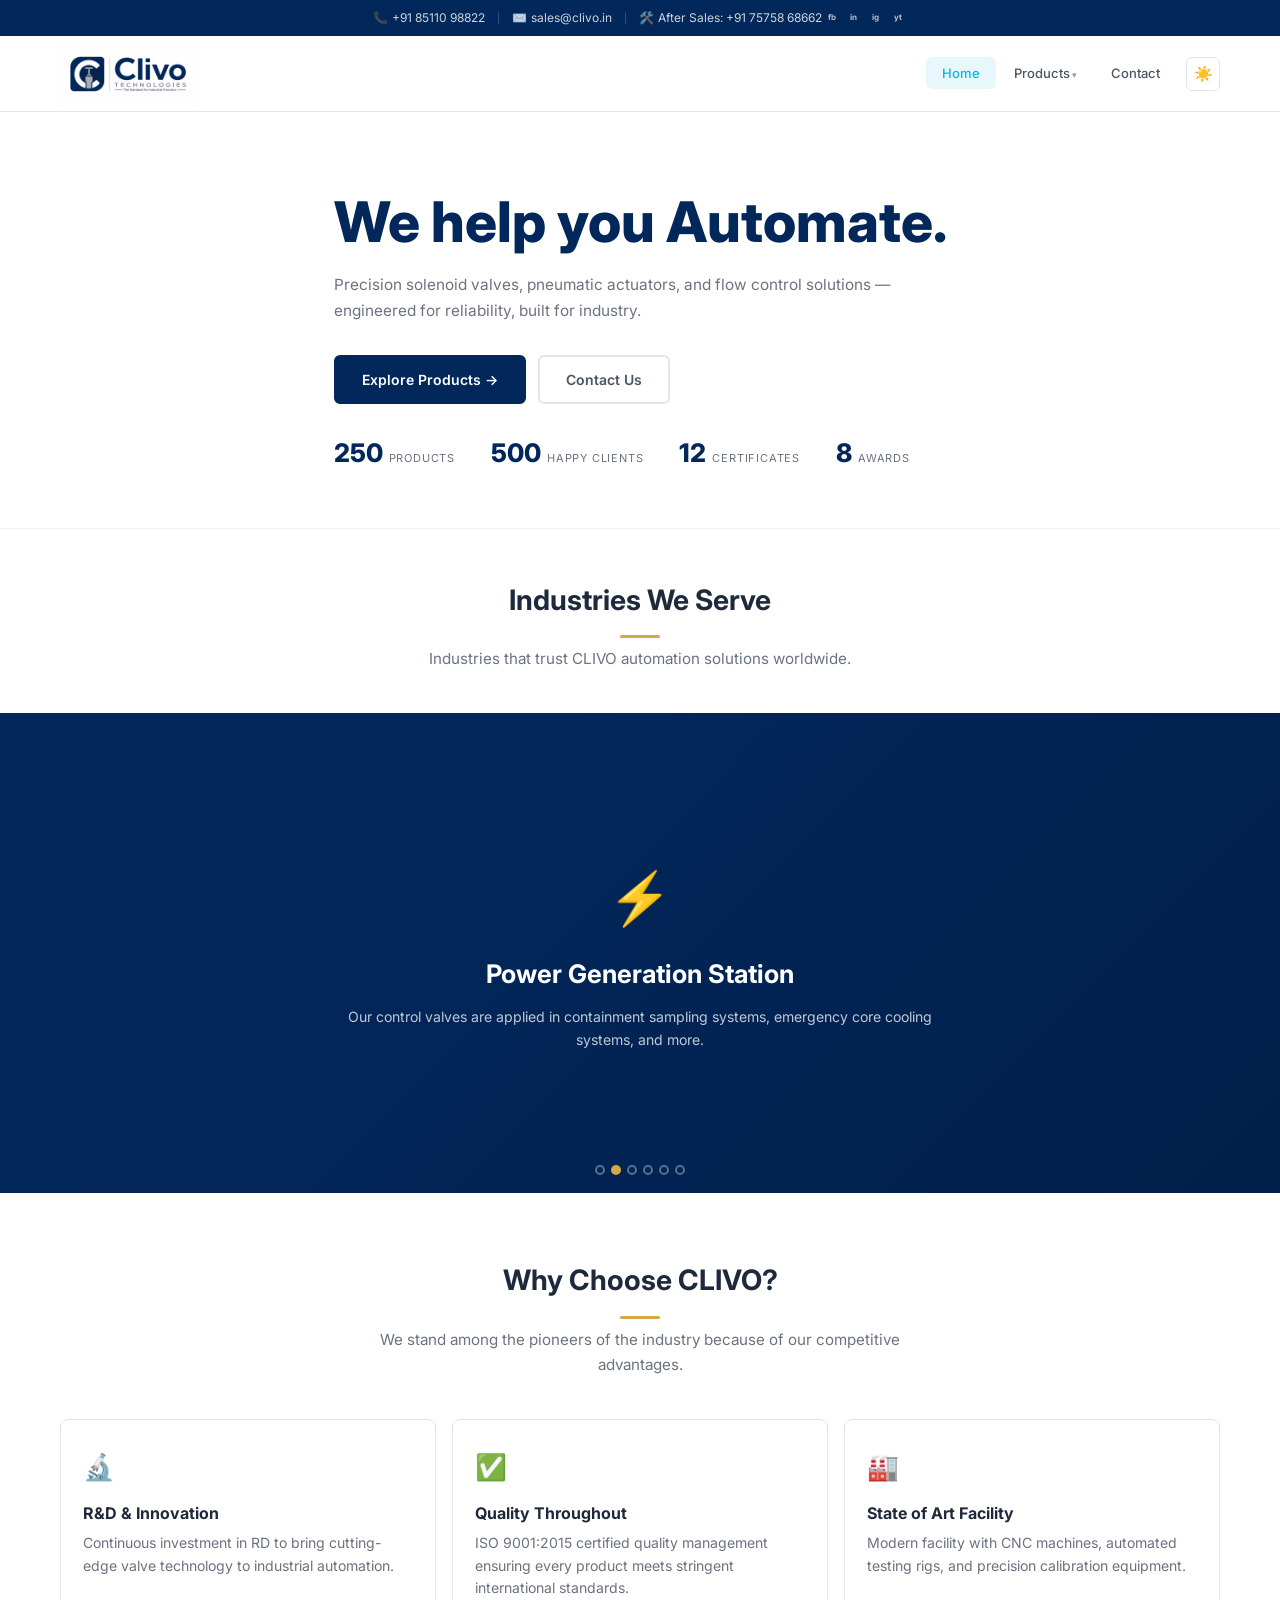
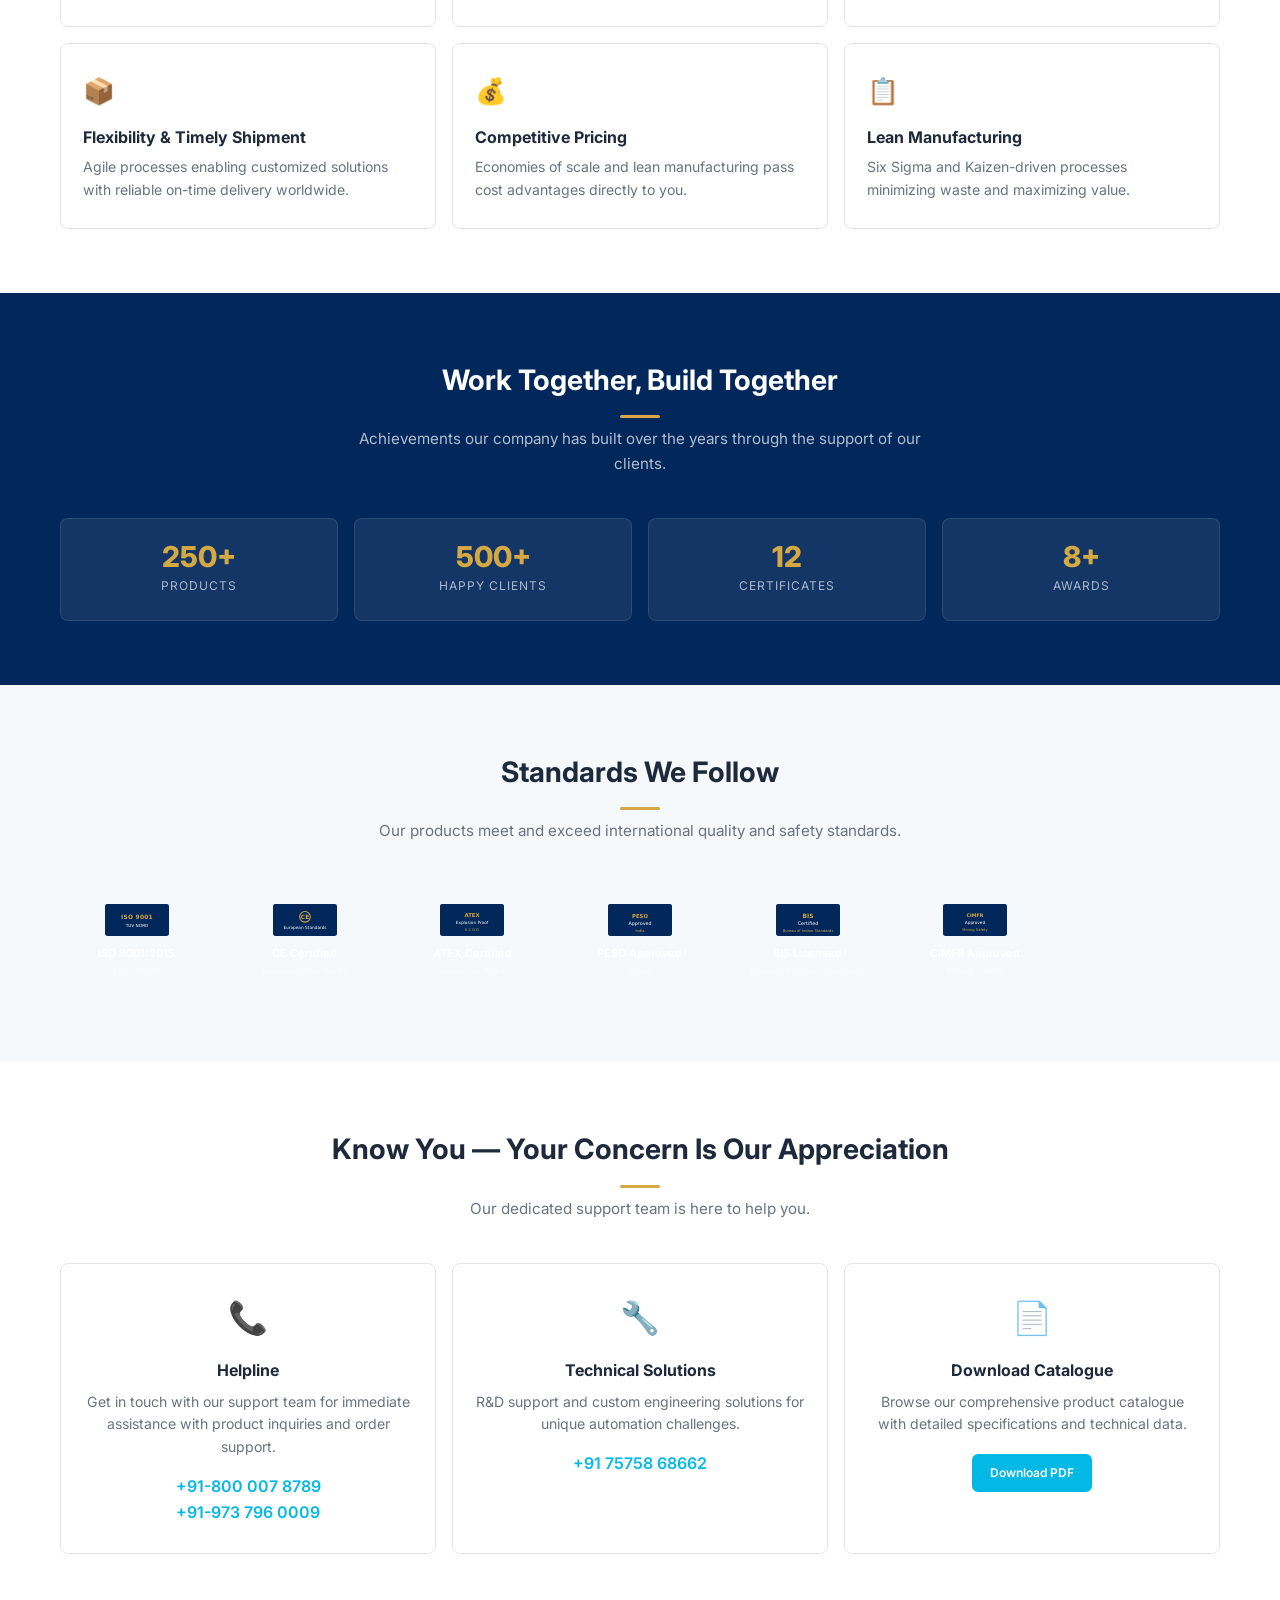
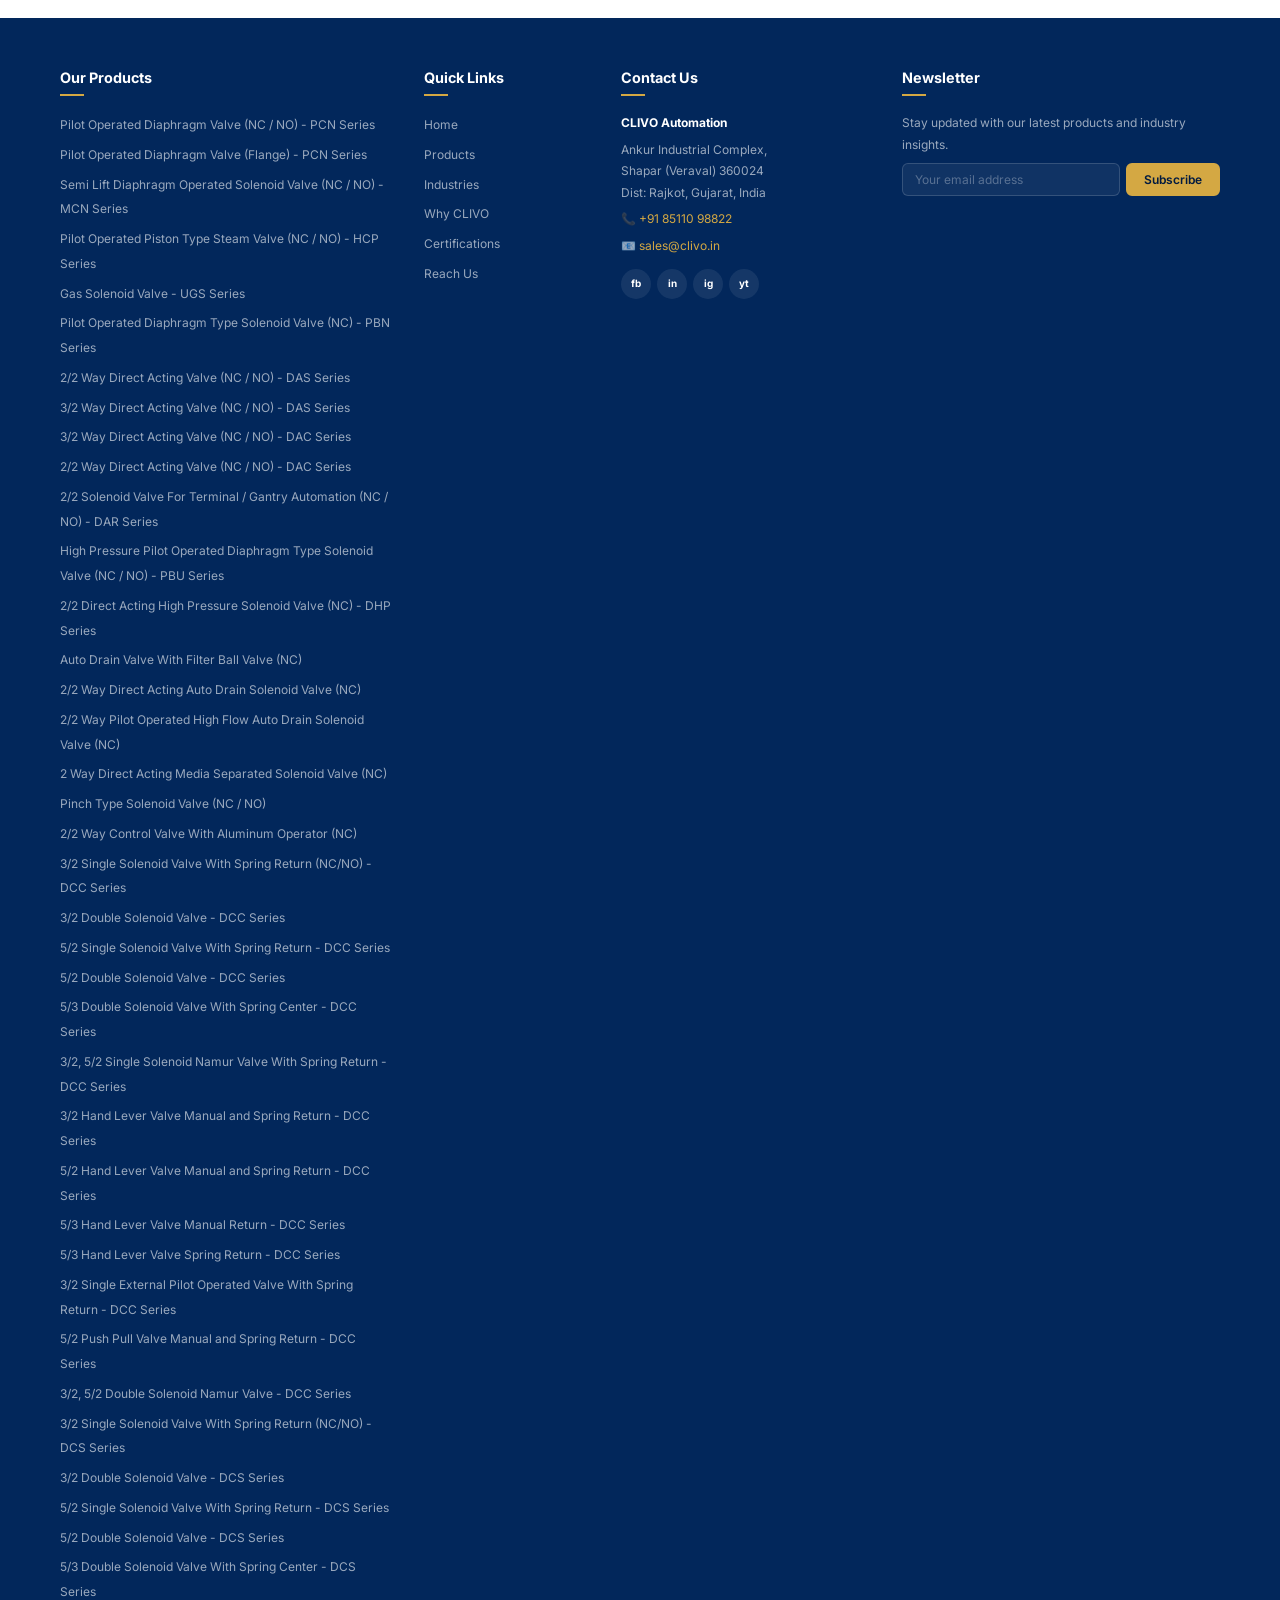
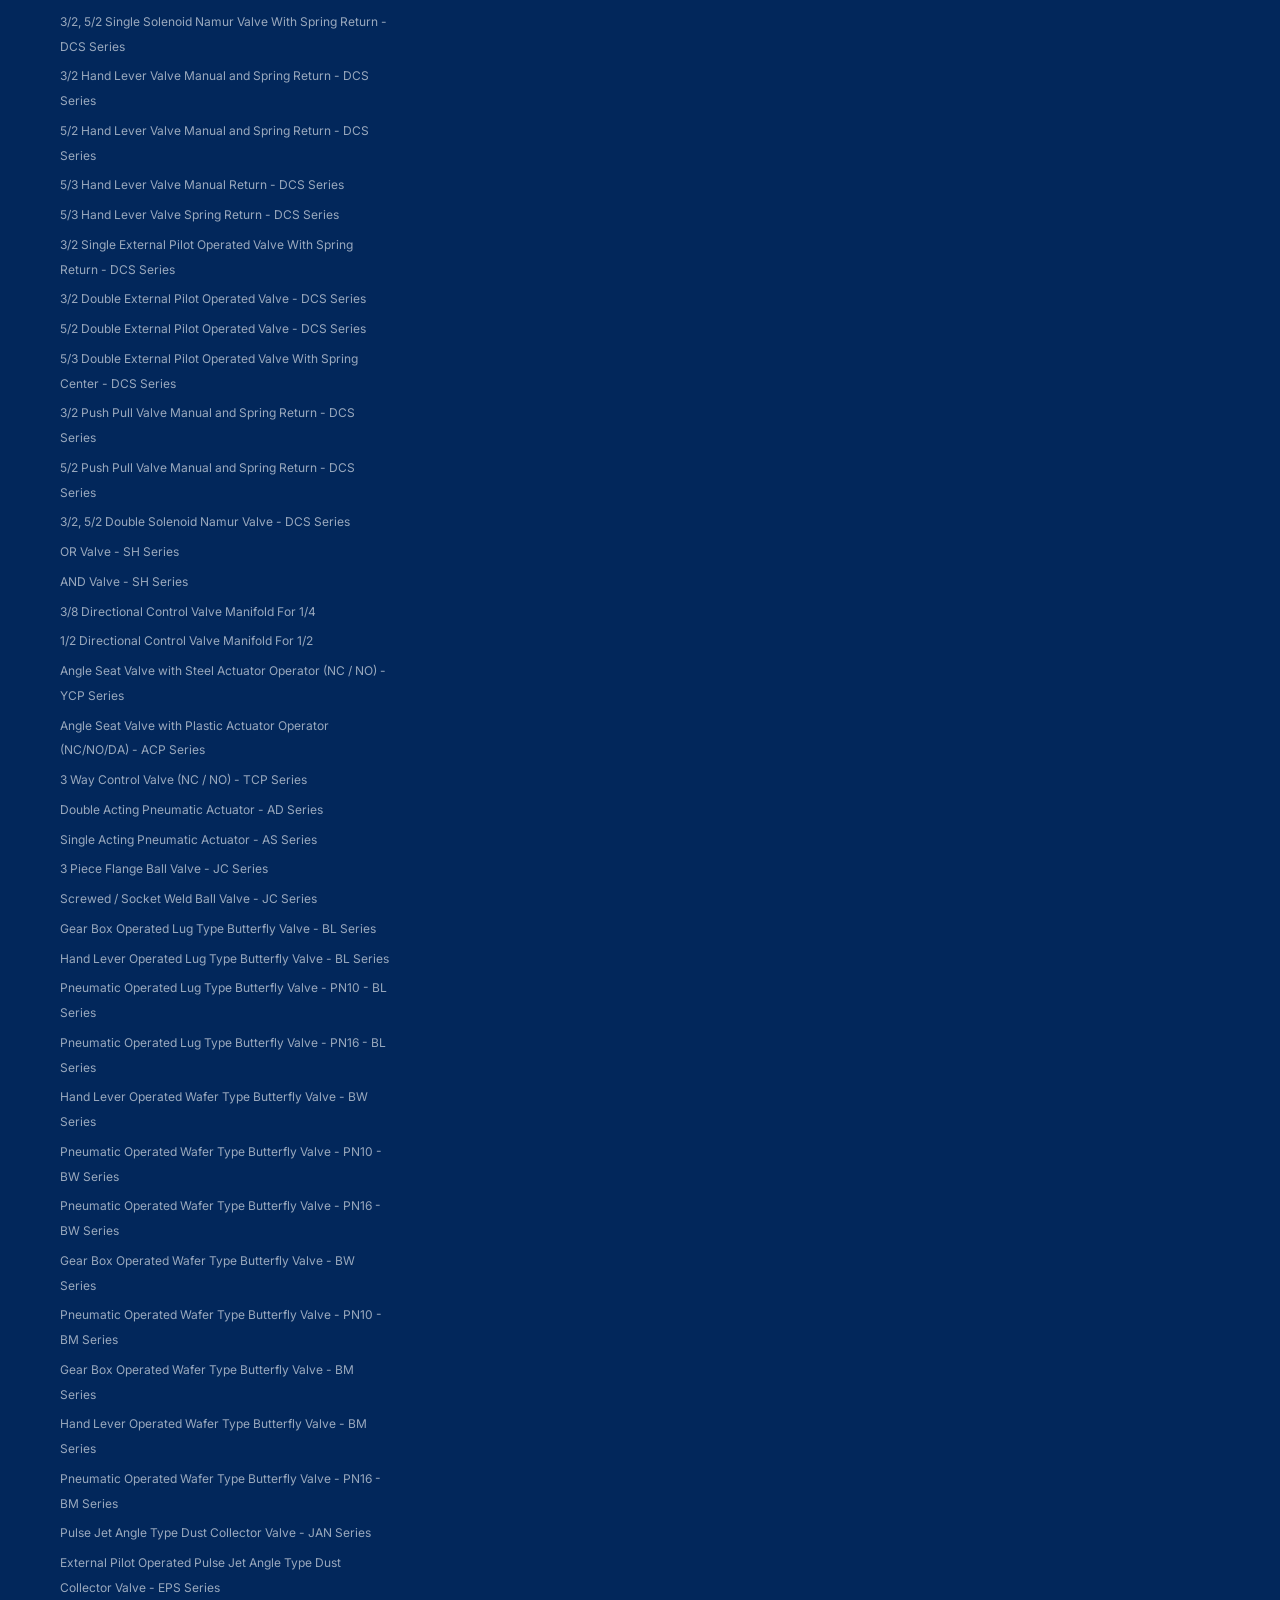
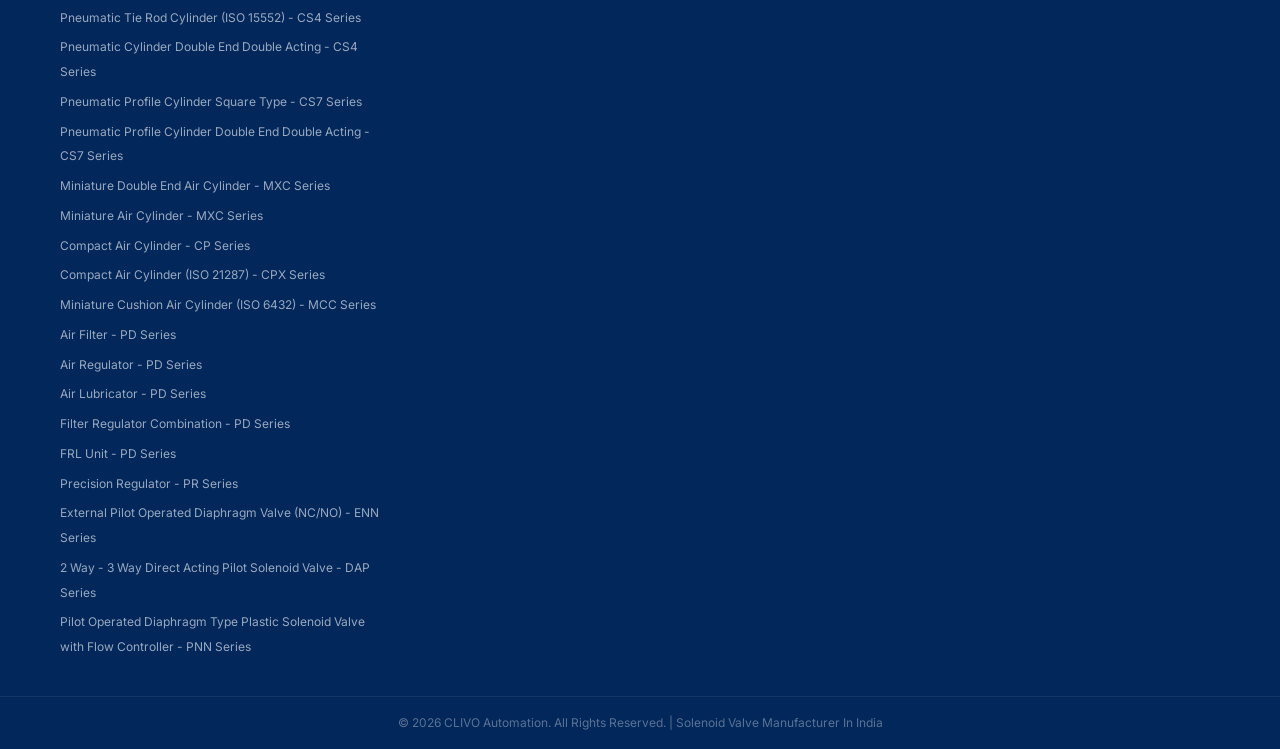
<file: index.html>
<!DOCTYPE html>
<html lang="en" data-theme="light">
<head>
  <meta charset="UTF-8">
  <meta name="viewport" content="width=device-width, initial-scale=1.0">
  <meta http-equiv="Cache-Control" content="no-cache, no-store, must-revalidate">
  <title>CLIVO Automation | Solenoid Valve Manufacturer In India</title>
  <link rel="preconnect" href="https://fonts.googleapis.com">
  <link href="https://fonts.googleapis.com/css2?family=Inter:wght@400;500;600;700;800&display=swap" rel="stylesheet">
  <link rel="stylesheet" href="style.css?v=3">
</head>
<body>

  <!-- TOP BAR -->
  <div class="top-bar">
    <div class="container tb-inner">
      <div class="tb-l">
        <a href="tel:+918511098822"><span>📞</span> +91 85110 98822</a>
        <span class="sp">|</span>
        <a href="mailto:sales@clivo.in"><span>✉️</span> sales@clivo.in</a>
        <span class="sp">|</span>
        <a href="tel:+917575868662"><span>🛠️</span> After Sales: +91 75758 68662</a>
      </div>
      <div class="tb-r">
        <a href="#" aria-label="Facebook">fb</a>
        <a href="#" aria-label="LinkedIn">in</a>
        <a href="#" aria-label="Instagram">ig</a>
        <a href="#" aria-label="YouTube">yt</a>
      </div>
    </div>
  </div>

  <!-- HEADER -->
  <header class="header">
    <div class="container h-inner">
      <a href="index.html" class="logo"><img src="images/clivo-logo.jpeg" alt="CLIVO Automation"></a>
      <button class="ham" id="ham" aria-label="Menu"><span></span><span></span><span></span></button>
      <nav class="nav" id="nav">
        <ul class="nav-l" id="navList">
          <li><a href="index.html" class="active">Home</a></li>
          <li class="nav-has-dd" id="productsNav">
            <a href="products.html">Products</a>
            <ul class="dd" id="prodDD">
              <!-- Populated from products.json -->
            </ul>
          </li>
          <li><a href="contact.html">Contact</a></li>
        </ul>
        <button class="theme-btn" id="themeBtn" aria-label="Theme">
          <span class="li">☀️</span>
          <span class="di">🌙</span>
        </button>
      </nav>
    </div>
  </header>

  <!-- HERO -->
  <section class="hero-split">
    <div class="container">
      <div class="hs-content">
        <h1>We help you <span class="hs-accent">Automate</span>.</h1>
        <p class="hs-tagline">Precision solenoid valves, pneumatic actuators, and flow control solutions — engineered for reliability, built for industry.</p>
        <div class="hs-actions">
          <a href="products.html" class="btn btn-navy">Explore Products →</a>
          <a href="contact.html" class="btn btn-outline">Contact Us</a>
        </div>
        <div class="hs-stats">
          <div class="hs-stat"><span class="hs-sn" data-count="250">0</span> <span class="hs-sl">Products</span></div>
          <div class="hs-stat"><span class="hs-sn" data-count="500">0</span> <span class="hs-sl">Happy Clients</span></div>
          <div class="hs-stat"><span class="hs-sn" data-count="12">0</span> <span class="hs-sl">Certificates</span></div>
          <div class="hs-stat"><span class="hs-sn" data-count="8">0</span> <span class="hs-sl">Awards</span></div>
        </div>
      </div>
    </div>
  </section>

  <!-- INDUSTRIES SLIDESHOW - Full Width Box -->
  <section class="section is-section" id="industries">
    <div class="container">
      <div class="sh">
        <h2 class="st">Industries We Serve</h2>
        <p class="sd">Industries that trust CLIVO automation solutions worldwide.</p>
      </div>
    </div>
    <div class="is-showcase" id="isShowcase">
      <div class="is-track" id="isTrack">
        <!-- Slides built from JS -->
      </div>
      <div class="is-dots" id="isDots"></div>
    </div>
  </section>

  <!-- WHY CLIVO -->
  <section class="section" id="why">
    <div class="container">
      <div class="sh">
        <h2 class="st">Why Choose CLIVO?</h2>
        <p class="sd">We stand among the pioneers of the industry because of our competitive advantages.</p>
      </div>
      <div class="wg" id="wg"></div>
    </div>
  </section>

  <!-- STATS -->
  <section class="section s-dark">
    <div class="container">
      <div class="sh">
        <h2 class="st" style="color:#fff;">Work Together, Build Together</h2>
        <p class="sd" style="color:rgba(255,255,255,.7);">Achievements our company has built over the years through the support of our clients.</p>
      </div>
      <div class="sg" id="sg"></div>
    </div>
  </section>

  <!-- CERTIFICATIONS -->
  <section class="section s-alt" id="certs">
    <div class="container">
      <div class="sh">
        <h2 class="st">Standards We Follow</h2>
        <p class="sd">Our products meet and exceed international quality and safety standards.</p>
      </div>
      <div class="cg" id="cg"></div>
    </div>
  </section>

  <!-- SUPPORT -->
  <section class="section" id="support">
    <div class="container">
      <div class="sh">
        <h2 class="st">Know You — Your Concern Is Our Appreciation</h2>
        <p class="sd">Our dedicated support team is here to help you.</p>
      </div>
      <div class="sup-g">
        <div class="sup-c">
          <div class="sup-ic">📞</div>
          <h3>Helpline</h3>
          <p>Get in touch with our support team for immediate assistance with product inquiries and order support.</p>
          <div class="sup-ph">
            <a href="tel:+918110078789">+91-800 007 8789</a>
            <a href="tel:+919737960009">+91-973 796 0009</a>
          </div>
        </div>
        <div class="sup-c">
          <div class="sup-ic">🔧</div>
          <h3>Technical Solutions</h3>
          <p>R&D support and custom engineering solutions for unique automation challenges.</p>
          <div class="sup-ph"><a href="tel:+917575868662">+91 75758 68662</a></div>
        </div>
        <div class="sup-c">
          <div class="sup-ic">📄</div>
          <h3>Download Catalogue</h3>
          <p>Browse our comprehensive product catalogue with detailed specifications and technical data.</p>
          <a href="#" class="btn btn-cy btn-sm" style="margin-top:4px;">Download PDF</a>
        </div>
      </div>
    </div>
  </section>

  <!-- FOOTER -->
  <footer class="footer">
    <div class="container">
      <div class="fg2">
        <div class="fc">
          <h4>Our Products</h4>
          <ul class="fl" id="fp"></ul>
        </div>
        <div class="fc">
          <h4>Quick Links</h4>
          <ul class="fl">
            <li><a href="index.html">Home</a></li>
            <li><a href="products.html">Products</a></li>
            <li><a href="#industries">Industries</a></li>
            <li><a href="#why">Why CLIVO</a></li>
            <li><a href="#certs">Certifications</a></li>
            <li><a href="contact.html">Reach Us</a></li>
          </ul>
        </div>
        <div class="fc">
          <h4>Contact Us</h4>
          <p><strong>CLIVO Automation</strong></p>
          <p>Ankur Industrial Complex,<br>Shapar (Veraval) 360024<br>Dist: Rajkot, Gujarat, India</p>
          <p class="fci">📞 <a href="tel:+918511098822">+91 85110 98822</a></p>
          <p class="fci">📧 <a href="mailto:sales@clivo.in">sales@clivo.in</a></p>
          <div class="fsoc">
            <a href="#" aria-label="Facebook">fb</a>
            <a href="#" aria-label="LinkedIn">in</a>
            <a href="#" aria-label="Instagram">ig</a>
            <a href="#" aria-label="YouTube">yt</a>
          </div>
        </div>
        <div class="fc">
          <h4>Newsletter</h4>
          <p>Stay updated with our latest products and industry insights.</p>
          <form class="nf" id="nf">
            <input type="email" placeholder="Your email address" required>
            <button type="submit" class="btn btn-gold btn-sm">Subscribe</button>
          </form>
        </div>
      </div>
    </div>
    <div class="fb">
      <div class="container"><p>&copy; 2026 CLIVO Automation. All Rights Reserved. | Solenoid Valve Manufacturer In India</p></div>
    </div>
  </footer>

  <button class="stp" id="stp">↑</button>
  <script src="script.js?v=3"></script>
</body>
</html>
</file>
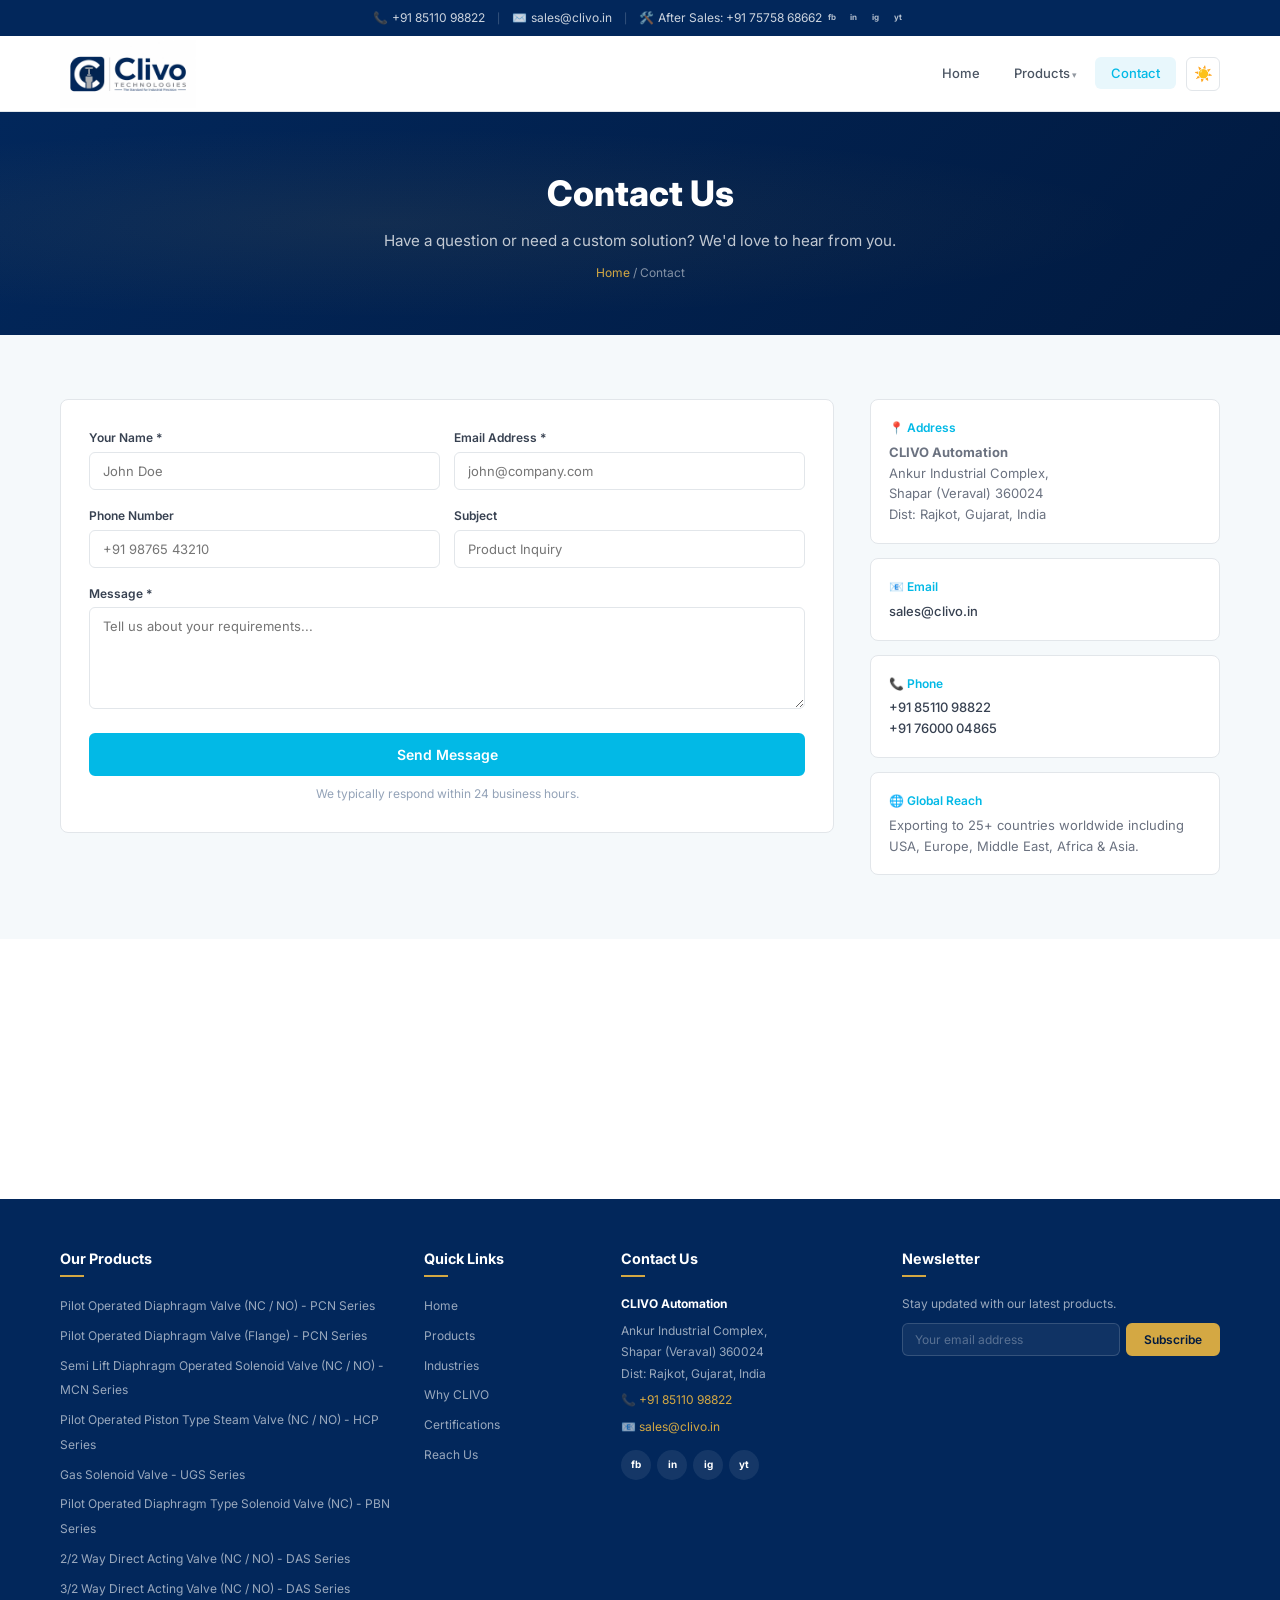
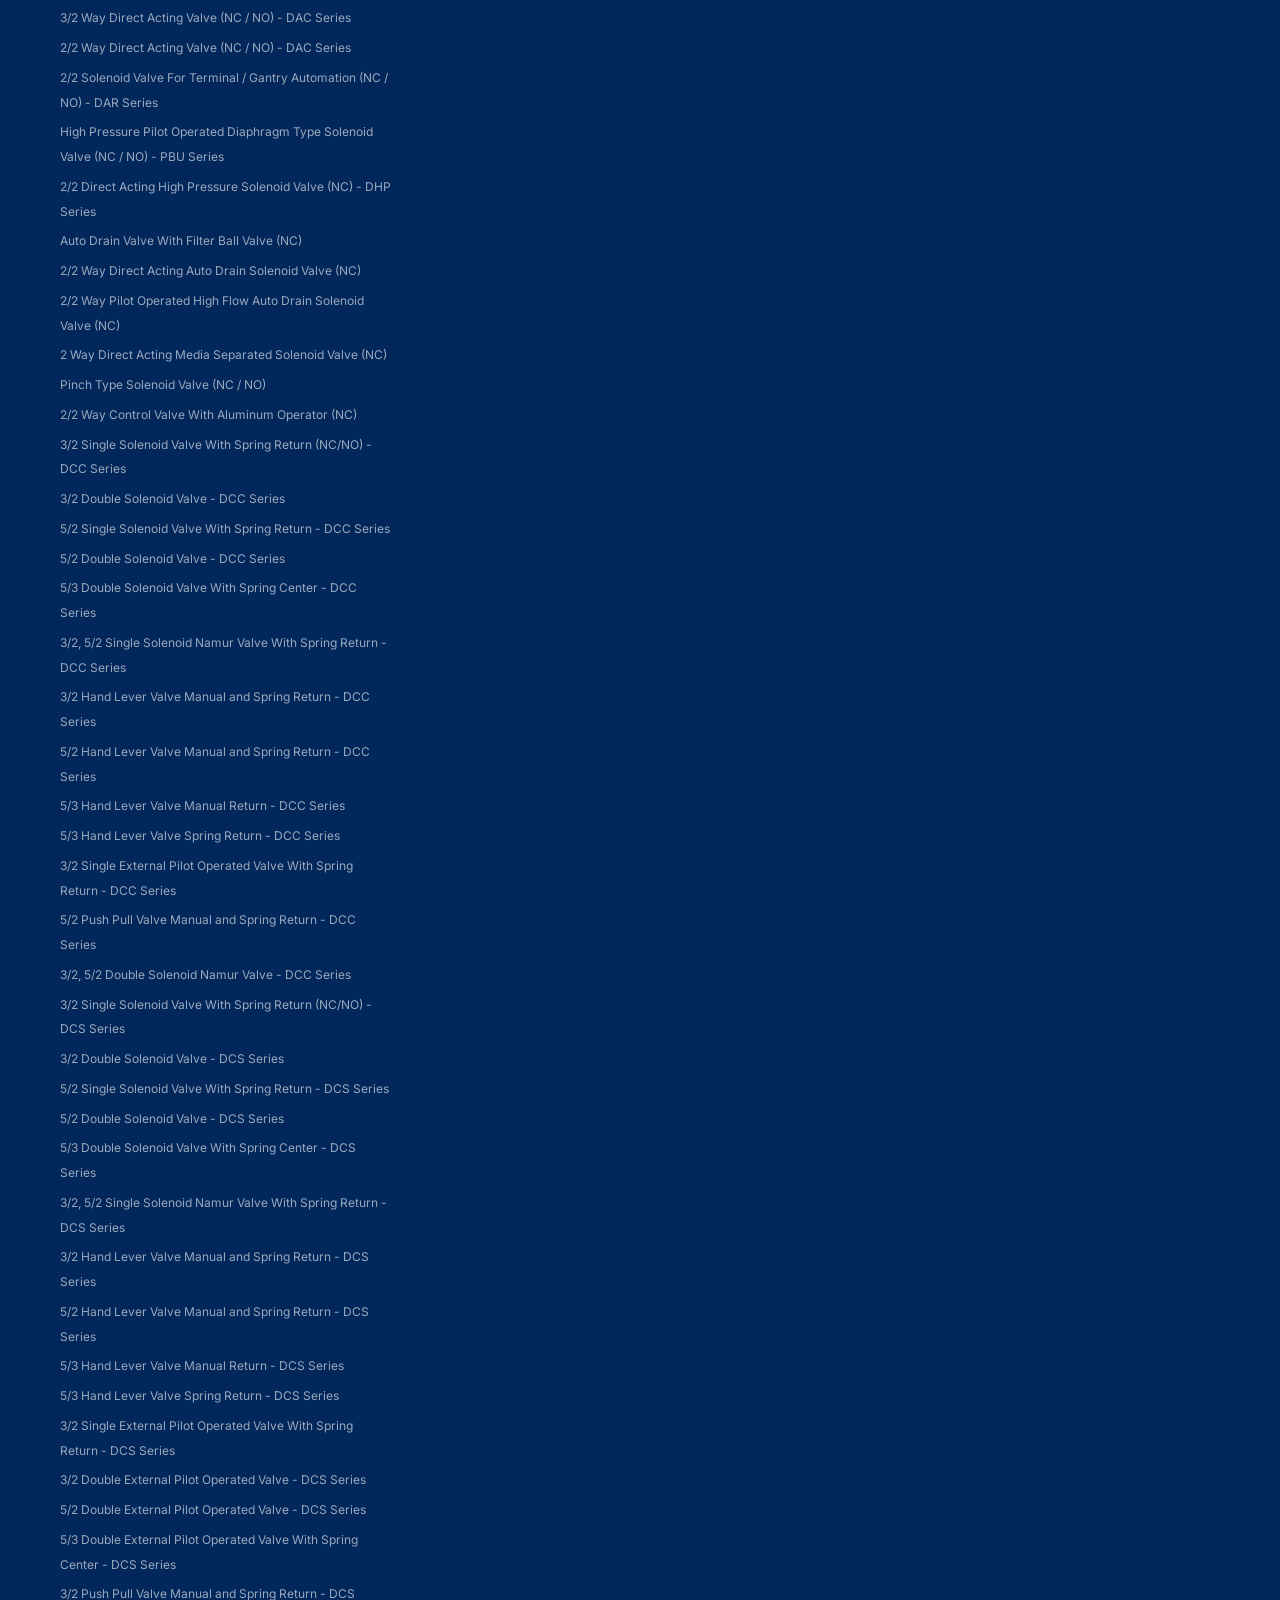
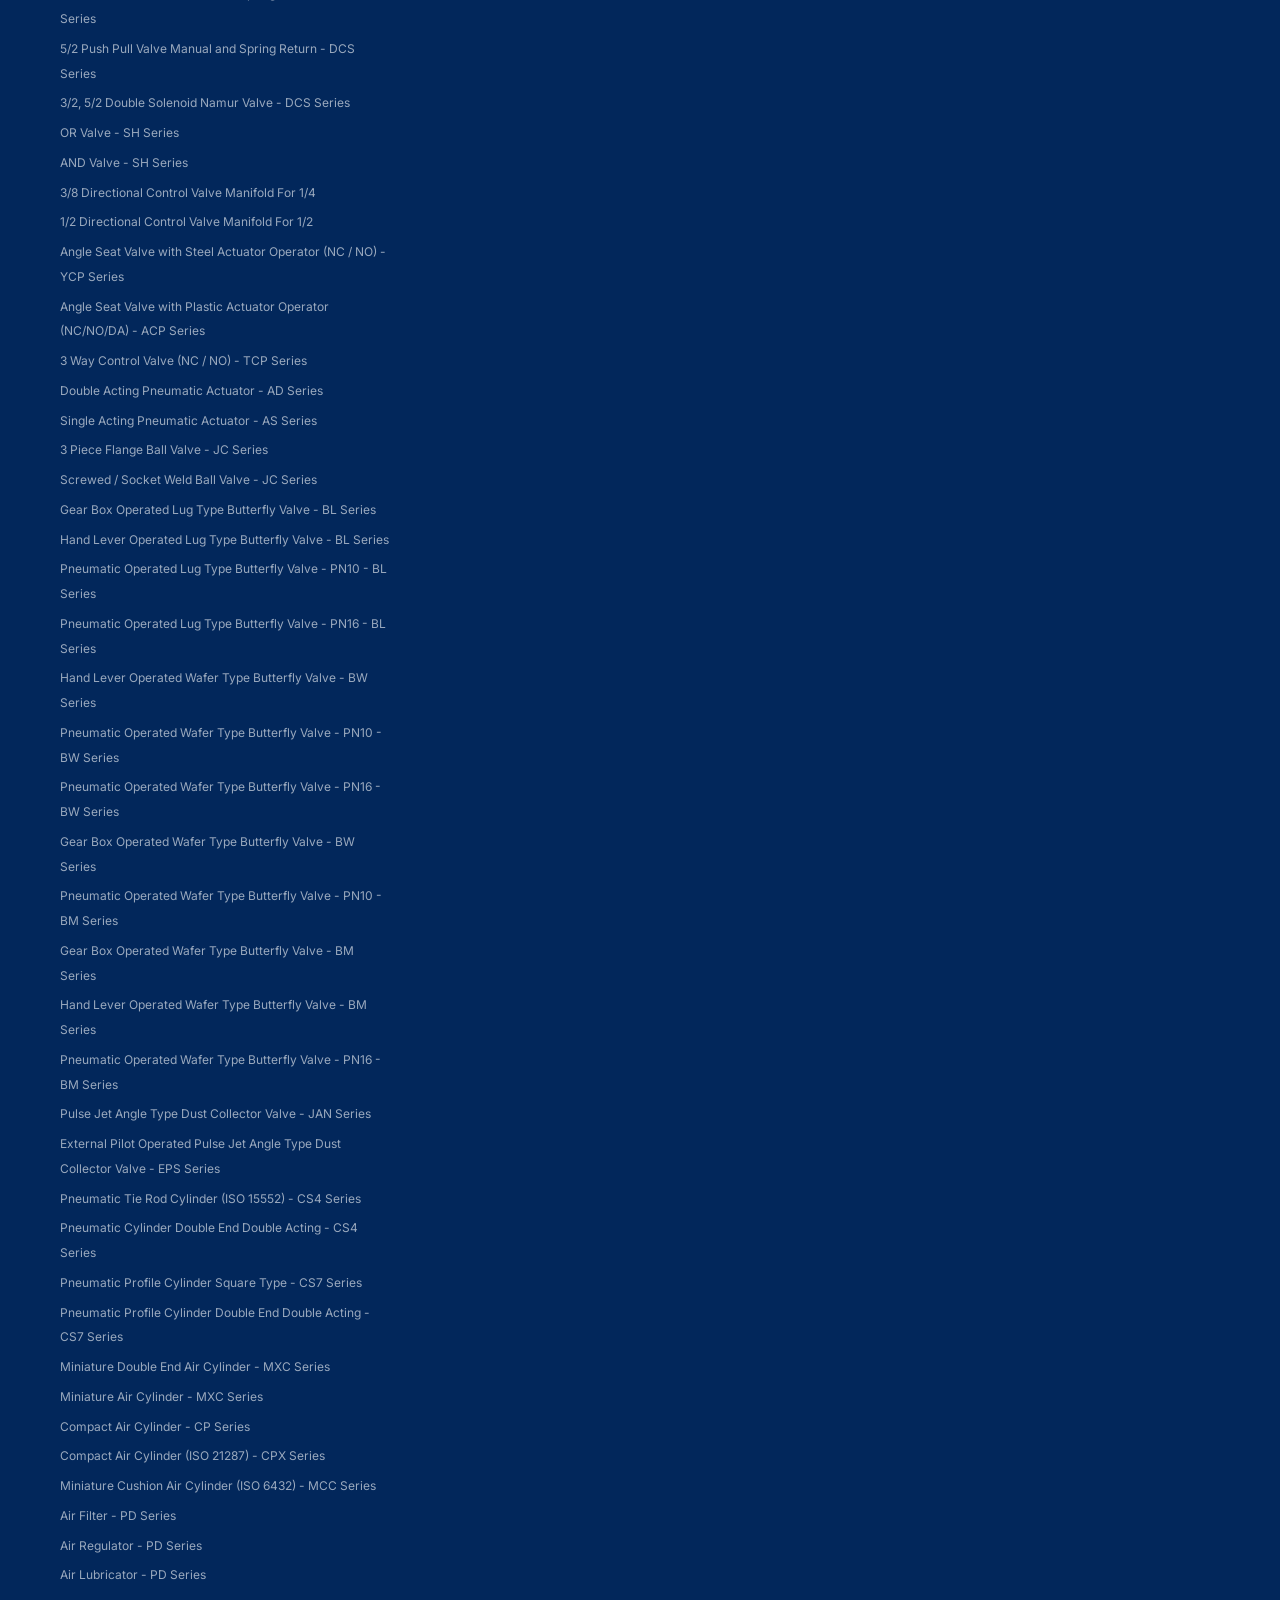
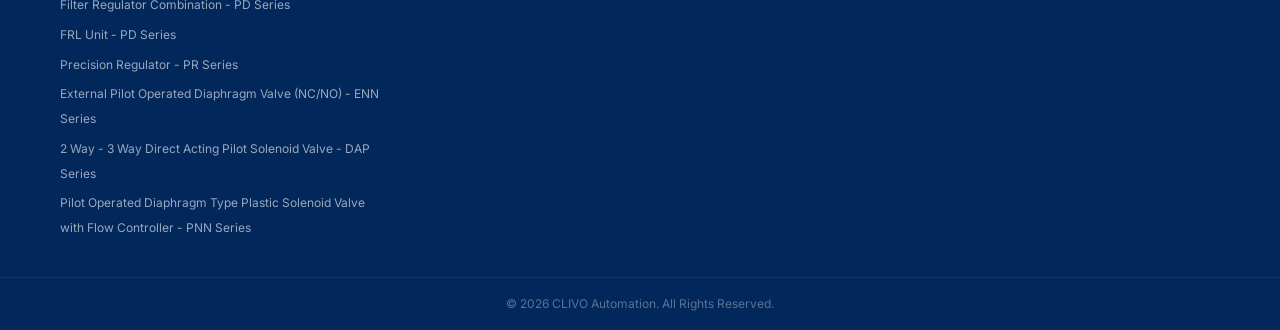
<file: contact.html>
<!DOCTYPE html>
<html lang="en" data-theme="light">
<head>
  <meta charset="UTF-8">
  <meta name="viewport" content="width=device-width, initial-scale=1.0">
  <meta http-equiv="Cache-Control" content="no-cache, no-store, must-revalidate">
  <title>Contact Us | CLIVO Automation</title>
  <link rel="preconnect" href="https://fonts.googleapis.com">
  <link href="https://fonts.googleapis.com/css2?family=Inter:wght@400;500;600;700;800&display=swap" rel="stylesheet">
  <link rel="stylesheet" href="style.css?v=3">
</head>
<body>

  <!-- TOP BAR -->
  <div class="top-bar">
    <div class="container tb-inner">
      <div class="tb-l">
        <a href="tel:+918511098822"><span>📞</span> +91 85110 98822</a>
        <span class="sp">|</span>
        <a href="mailto:sales@clivo.in"><span>✉️</span> sales@clivo.in</a>
        <span class="sp">|</span>
        <a href="tel:+917575868662"><span>🛠️</span> After Sales: +91 75758 68662</a>
      </div>
      <div class="tb-r">
        <a href="#" aria-label="Facebook">fb</a>
        <a href="#" aria-label="LinkedIn">in</a>
        <a href="#" aria-label="Instagram">ig</a>
        <a href="#" aria-label="YouTube">yt</a>
      </div>
    </div>
  </div>

  <!-- HEADER -->
  <header class="header">
    <div class="container h-inner">
      <a href="index.html" class="logo"><img src="images/clivo-logo.jpeg" alt="CLIVO Automation"></a>
      <button class="ham" id="ham" aria-label="Menu"><span></span><span></span><span></span></button>
      <nav class="nav" id="nav">
        <ul class="nav-l" id="navList">
          <li><a href="index.html">Home</a></li>
          <li class="nav-has-dd" id="productsNav">
            <a href="products.html">Products</a>
            <ul class="dd" id="prodDD"></ul>
          </li>
          <li><a href="contact.html" class="active">Contact</a></li>
        </ul>
        <button class="theme-btn" id="themeBtn" aria-label="Theme">
          <span class="li">☀️</span>
          <span class="di">🌙</span>
        </button>
      </nav>
    </div>
  </header>

  <!-- BANNER -->
  <section class="banner">
    <div class="container">
      <h1>Contact Us</h1>
      <p>Have a question or need a custom solution? We'd love to hear from you.</p>
      <div class="bread"><a href="index.html">Home</a> / Contact</div>
    </div>
  </section>

  <!-- CONTACT -->
  <section class="section s-alt">
    <div class="container">
      <div class="cw">
        <form class="cf" id="cf">
          <div class="fr">
            <div class="fg">
              <label for="name">Your Name *</label>
              <input type="text" id="name" name="name" required placeholder="John Doe">
            </div>
            <div class="fg">
              <label for="email">Email Address *</label>
              <input type="email" id="email" name="email" required placeholder="john@company.com">
            </div>
          </div>
          <div class="fr">
            <div class="fg">
              <label for="phone">Phone Number</label>
              <input type="tel" id="phone" name="phone" placeholder="+91 98765 43210">
            </div>
            <div class="fg">
              <label for="subject">Subject</label>
              <input type="text" id="subject" name="subject" placeholder="Product Inquiry">
            </div>
          </div>
          <div class="fg">
            <label for="message">Message *</label>
            <textarea id="message" name="message" rows="5" required placeholder="Tell us about your requirements..."></textarea>
          </div>
          <input type="hidden" name="_captcha" value="false">
          <input type="hidden" name="_template" value="table">
          <input type="hidden" name="_subject" value="New enquiry from CLIVO Website">
          <button type="submit" class="btn btn-cy btn-blk">Send Message</button>
          <p class="fn">We typically respond within 24 business hours.</p>
        </form>
        <div class="ci">
          <div class="ci-c">
            <h4>📍 Address</h4>
            <p><strong>CLIVO Automation</strong><br>Ankur Industrial Complex,<br>Shapar (Veraval) 360024<br>Dist: Rajkot, Gujarat, India</p>
          </div>
          <div class="ci-c">
            <h4>📧 Email</h4>
            <p><a href="mailto:sales@clivo.in">sales@clivo.in</a></p>
          </div>
          <div class="ci-c">
            <h4>📞 Phone</h4>
            <p><a href="tel:+918511098822">+91 85110 98822</a><br><a href="tel:+917600004865">+91 76000 04865</a></p>
          </div>
          <div class="ci-c">
            <h4>🌐 Global Reach</h4>
            <p>Exporting to 25+ countries worldwide including USA, Europe, Middle East, Africa & Asia.</p>
          </div>
        </div>
      </div>
    </div>
  </section>

  <!-- MAP -->
  <div class="mw">
    <iframe src="https://www.google.com/maps/embed?pb=!1m18!1m12!1m3!1d3692.3!2d70.8!3d22.3!2m3!1f0!2f0!3f0!3m2!1i1024!2i768!4f13.1!3m3!1m2!1s0x0%3A0x0!2zMjLCsDE4JzAwLjAiTiA3MMKwNDgnMDAuMCJF!5e0!3m2!1sen!2sin!4v1" height="260" style="border:0;width:100%;" allowfullscreen="" loading="lazy" referrerpolicy="no-referrer-when-downgrade" title="CLIVO Automation Location"></iframe>
  </div>

  <!-- FOOTER -->
  <footer class="footer">
    <div class="container">
      <div class="fg2">
        <div class="fc"><h4>Our Products</h4><ul class="fl" id="fp"></ul></div>
        <div class="fc">
          <h4>Quick Links</h4>
          <ul class="fl">
            <li><a href="index.html">Home</a></li>
            <li><a href="products.html">Products</a></li>
            <li><a href="index.html#industries">Industries</a></li>
            <li><a href="index.html#why">Why CLIVO</a></li>
            <li><a href="index.html#certs">Certifications</a></li>
            <li><a href="contact.html">Reach Us</a></li>
          </ul>
        </div>
        <div class="fc">
          <h4>Contact Us</h4>
          <p><strong>CLIVO Automation</strong></p>
          <p>Ankur Industrial Complex,<br>Shapar (Veraval) 360024<br>Dist: Rajkot, Gujarat, India</p>
          <p class="fci">📞 <a href="tel:+918511098822">+91 85110 98822</a></p>
          <p class="fci">📧 <a href="mailto:sales@clivo.in">sales@clivo.in</a></p>
          <div class="fsoc">
            <a href="#" aria-label="Facebook">fb</a>
            <a href="#" aria-label="LinkedIn">in</a>
            <a href="#" aria-label="Instagram">ig</a>
            <a href="#" aria-label="YouTube">yt</a>
          </div>
        </div>
        <div class="fc">
          <h4>Newsletter</h4>
          <p>Stay updated with our latest products.</p>
          <form class="nf" id="nf">
            <input type="email" placeholder="Your email address" required>
            <button type="submit" class="btn btn-gold btn-sm">Subscribe</button>
          </form>
        </div>
      </div>
    </div>
    <div class="fb"><div class="container"><p>&copy; 2026 CLIVO Automation. All Rights Reserved.</p></div></div>
  </footer>

  <button class="stp" id="stp">↑</button>
  <script src="script.js?v=3"></script>
</body>
</html>
</file>
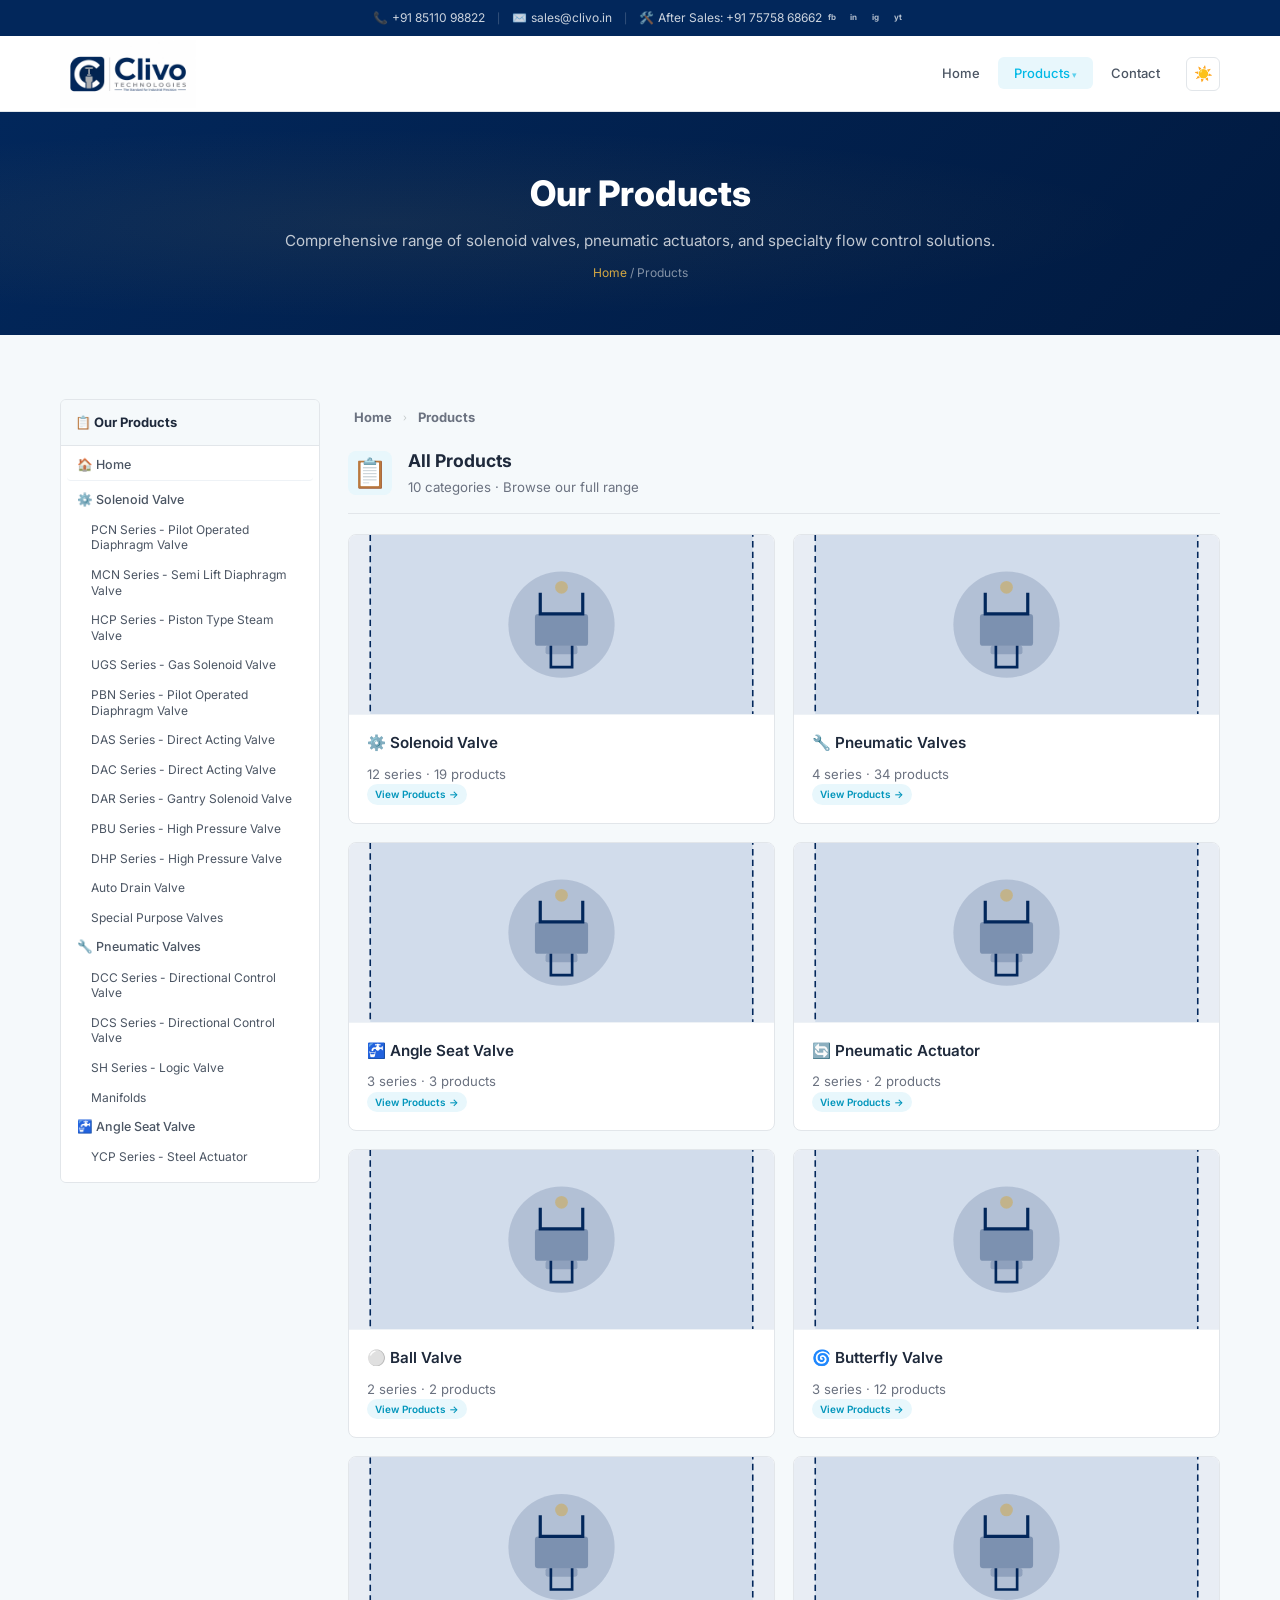
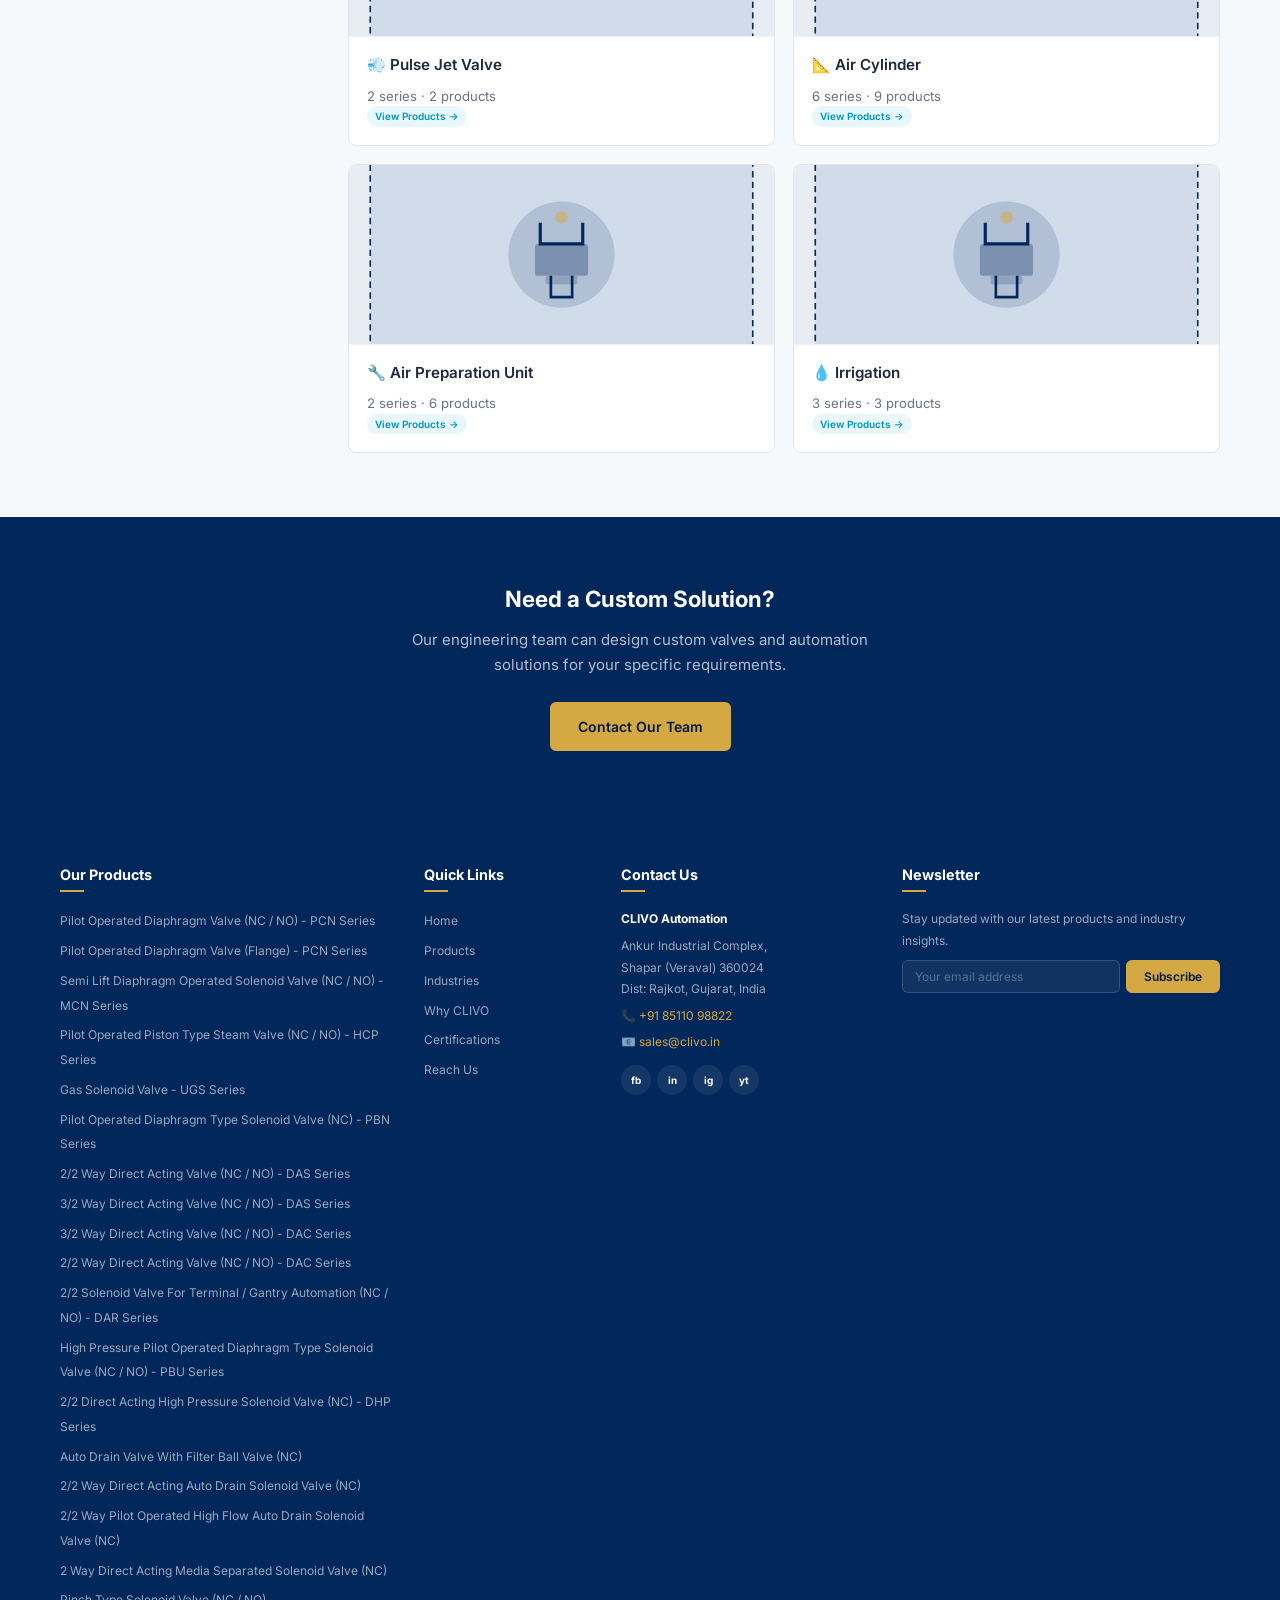
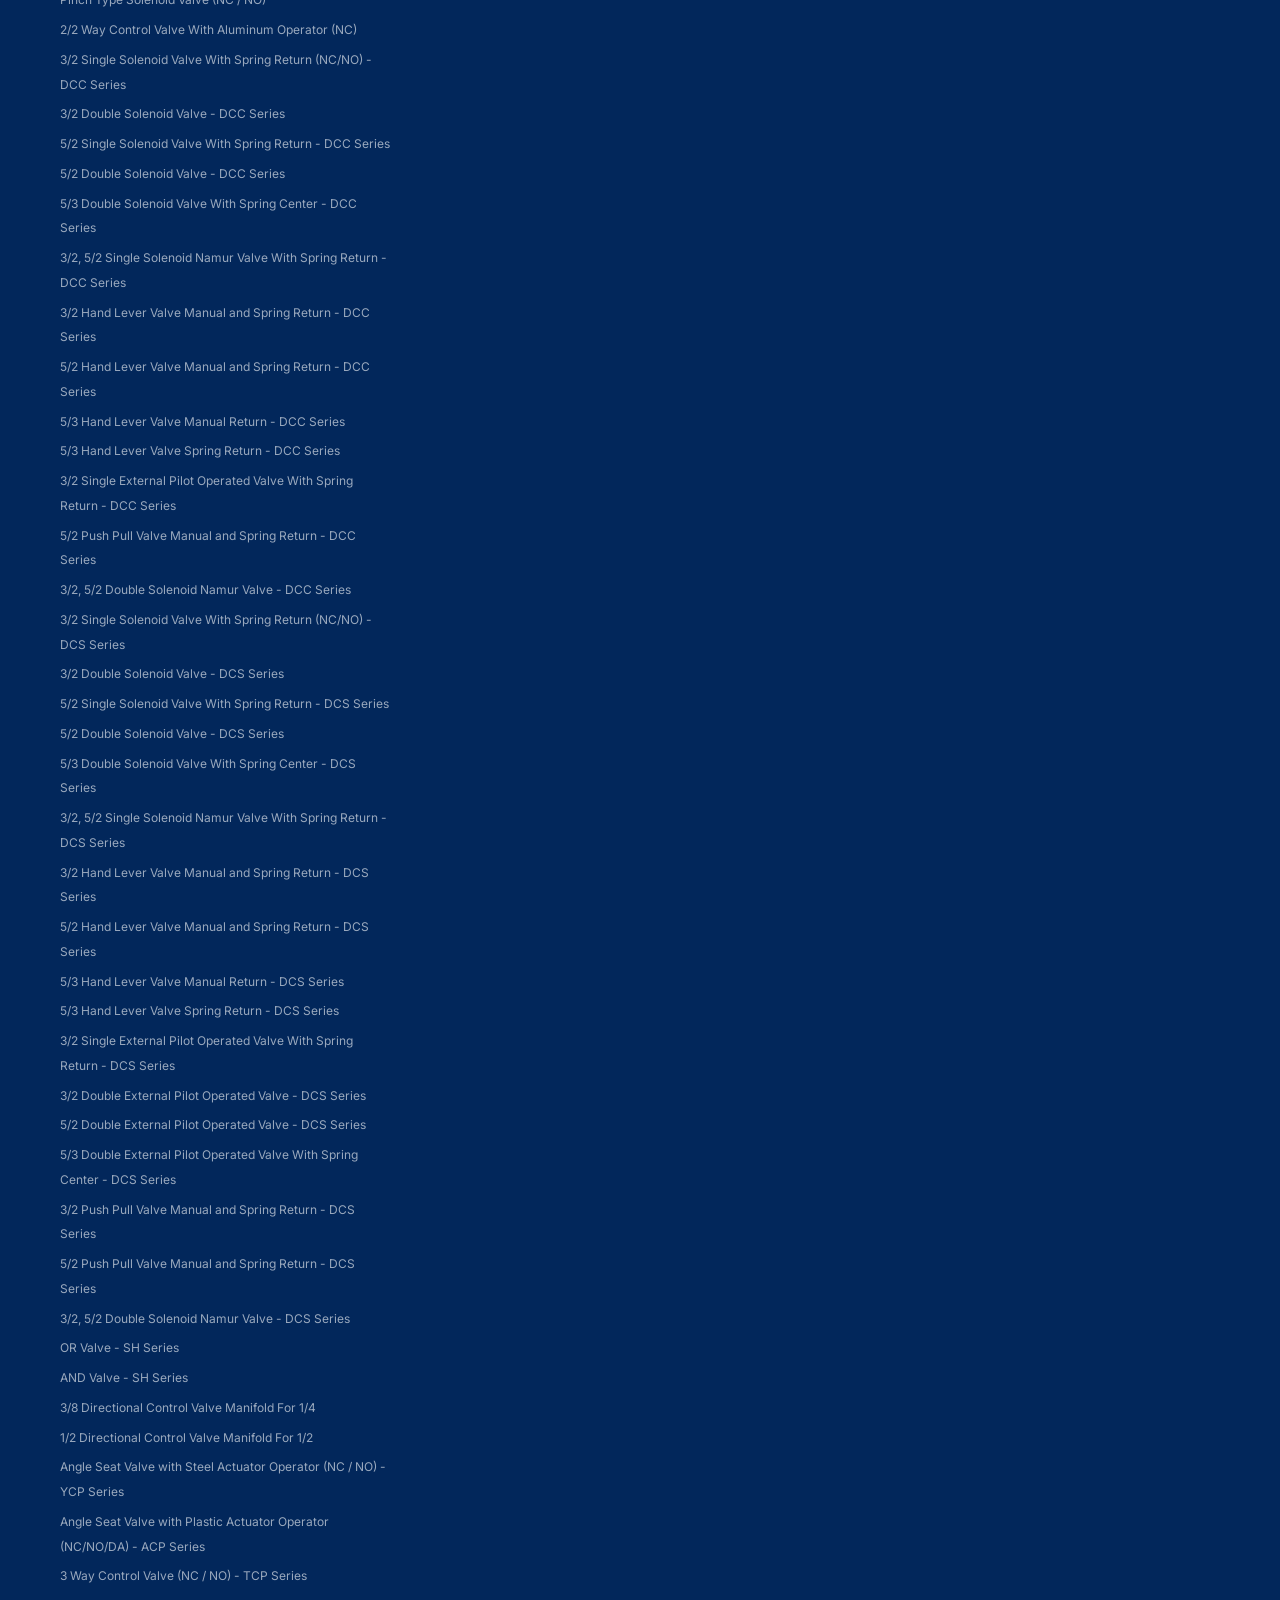
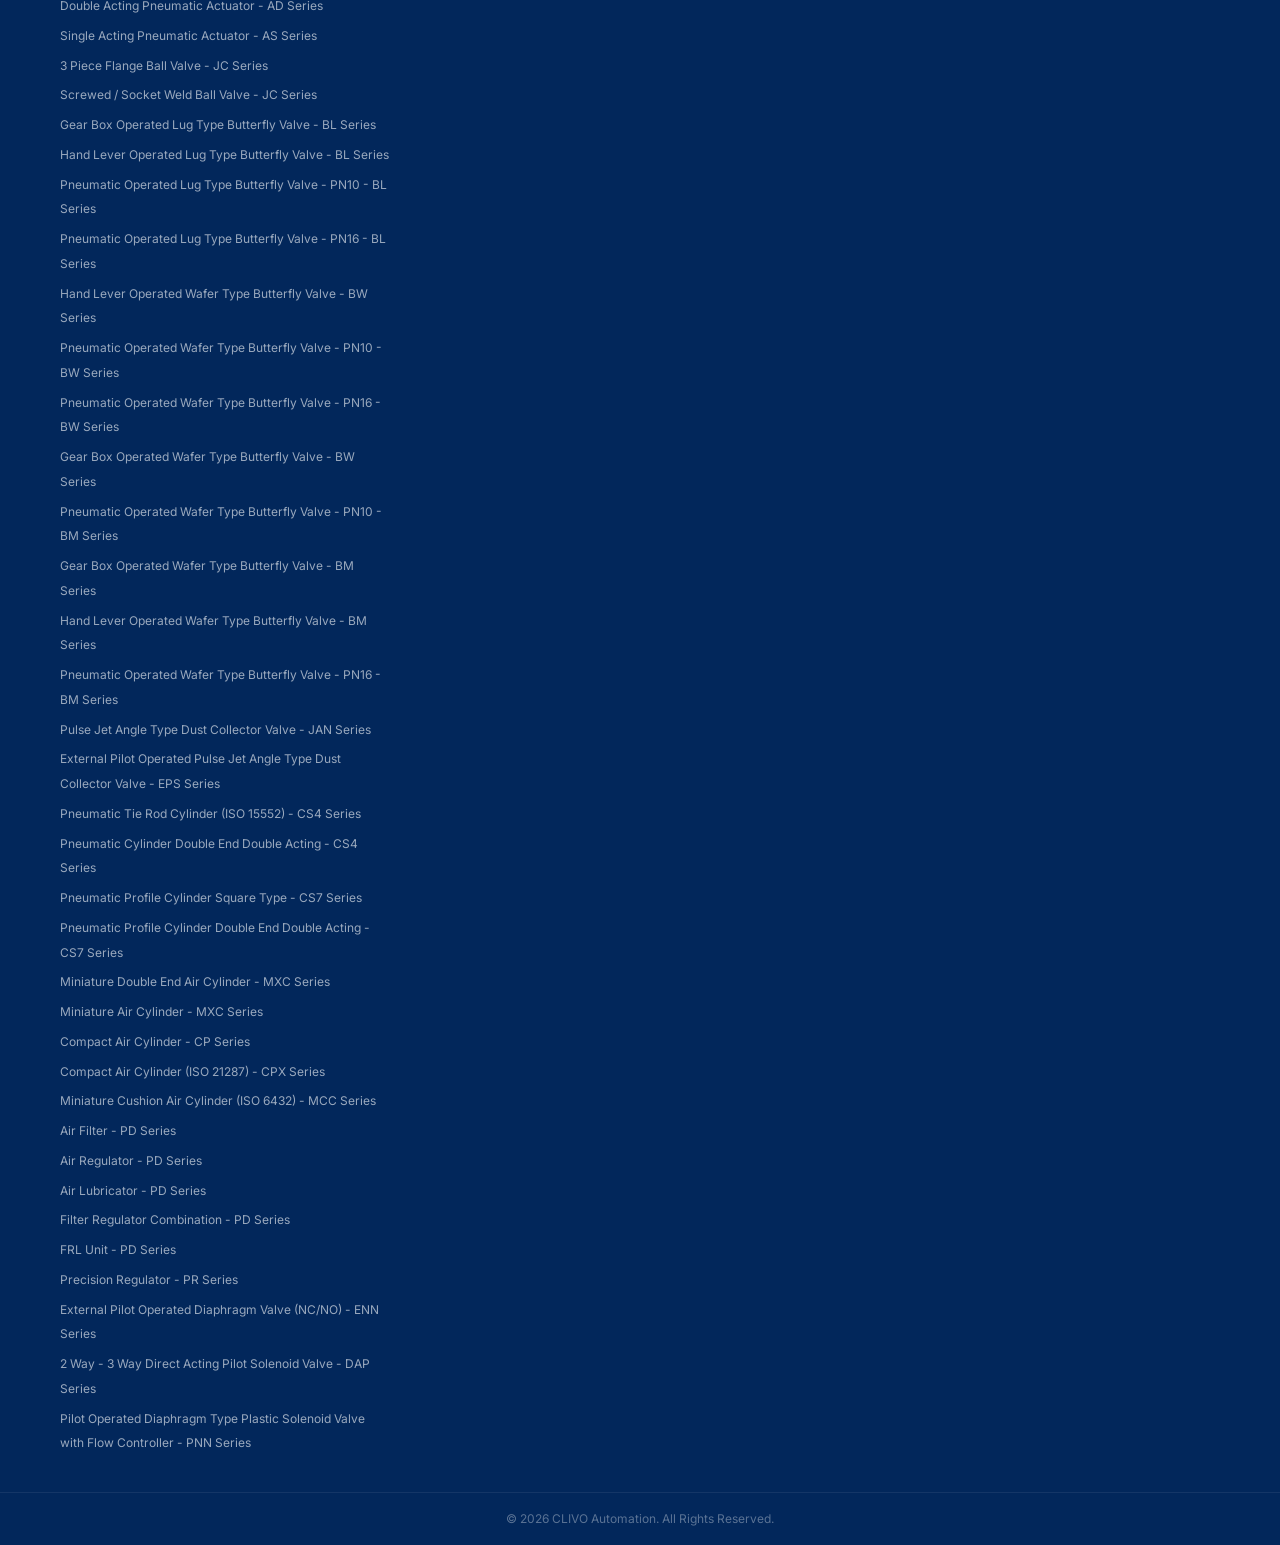
<file: products.html>
<!DOCTYPE html>
<html lang="en" data-theme="light">
<head>
  <meta charset="UTF-8">
  <meta name="viewport" content="width=device-width, initial-scale=1.0">
  <title>Our Products | CLIVO Automation</title>
  <link rel="preconnect" href="https://fonts.googleapis.com">
  <link href="https://fonts.googleapis.com/css2?family=Inter:wght@400;500;600;700;800&display=swap" rel="stylesheet">
  <link rel="stylesheet" href="style.css?v=3">
</head>
<body>

  <!-- TOP BAR -->
  <div class="top-bar">
    <div class="container tb-inner">
      <div class="tb-l">
        <a href="tel:+918511098822"><span>📞</span> +91 85110 98822</a>
        <span class="sp">|</span>
        <a href="mailto:sales@clivo.in"><span>✉️</span> sales@clivo.in</a>
        <span class="sp">|</span>
        <a href="tel:+917575868662"><span>🛠️</span> After Sales: +91 75758 68662</a>
      </div>
      <div class="tb-r">
        <a href="#" aria-label="Facebook">fb</a>
        <a href="#" aria-label="LinkedIn">in</a>
        <a href="#" aria-label="Instagram">ig</a>
        <a href="#" aria-label="YouTube">yt</a>
      </div>
    </div>
  </div>

  <!-- HEADER -->
  <header class="header">
    <div class="container h-inner">
      <a href="index.html" class="logo"><img src="images/clivo-logo.jpeg" alt="CLIVO Automation"></a>
      <button class="ham" id="ham" aria-label="Menu"><span></span><span></span><span></span></button>
      <nav class="nav" id="nav">
        <ul class="nav-l" id="navList">
          <li><a href="index.html">Home</a></li>
          <li class="nav-has-dd" id="productsNav">
            <a href="products.html" class="active">Products</a>
            <ul class="dd" id="prodDD"></ul>
          </li>
          <li><a href="contact.html">Contact</a></li>
        </ul>
        <button class="theme-btn" id="themeBtn" aria-label="Theme">
          <span class="li">☀️</span>
          <span class="di">🌙</span>
        </button>
      </nav>
    </div>
  </header>

  <!-- BANNER -->
  <section class="banner">
    <div class="container">
      <h1>Our Products</h1>
      <p>Comprehensive range of solenoid valves, pneumatic actuators, and specialty flow control solutions.</p>
      <div class="bread"><a href="index.html">Home</a> / Products</div>
    </div>
  </section>

  <!-- PRODUCTS -->
  <section class="section s-alt">
    <div class="container">

      <!-- Sidebar + Main content -->
      <div class="ps-layout">
        <!-- LEFT SIDEBAR -->
        <aside class="ps-sidebar">
          <div class="ps-nav-header">📋 Our Products</div>
          <ul class="ps-tree" id="psTree"></ul>
        </aside>

        <!-- MAIN CONTENT -->
        <main class="ps-content">
          <!-- Breadcrumb -->
          <nav class="ps-breadcrumb" id="psBreadcrumb"></nav>
          <!-- Dynamic product area -->
          <div class="ps-main" id="pg"></div>
        </main>
      </div>

    </div>
  </section>

  <!-- CTA -->
  <section class="section s-dark" style="text-align:center;">
    <div class="container">
      <h2 style="font-size:1.4rem;font-weight:700;color:#fff;margin-bottom:10px;">Need a Custom Solution?</h2>
      <p style="color:rgba(255,255,255,.7);max-width:520px;margin:0 auto 24px;">Our engineering team can design custom valves and automation solutions for your specific requirements.</p>
      <a href="contact.html" class="btn btn-gold">Contact Our Team</a>
    </div>
  </section>

  <!-- FOOTER -->
  <footer class="footer">
    <div class="container">
      <div class="fg2">
        <div class="fc"><h4>Our Products</h4><ul class="fl" id="fp"></ul></div>
        <div class="fc">
          <h4>Quick Links</h4>
          <ul class="fl">
            <li><a href="index.html">Home</a></li>
            <li><a href="products.html">Products</a></li>
            <li><a href="index.html#industries">Industries</a></li>
            <li><a href="index.html#why">Why CLIVO</a></li>
            <li><a href="index.html#certs">Certifications</a></li>
            <li><a href="contact.html">Reach Us</a></li>
          </ul>
        </div>
        <div class="fc">
          <h4>Contact Us</h4>
          <p><strong>CLIVO Automation</strong></p>
          <p>Ankur Industrial Complex,<br>Shapar (Veraval) 360024<br>Dist: Rajkot, Gujarat, India</p>
          <p class="fci">📞 <a href="tel:+918511098822">+91 85110 98822</a></p>
          <p class="fci">📧 <a href="mailto:sales@clivo.in">sales@clivo.in</a></p>
          <div class="fsoc">
            <a href="#" aria-label="Facebook">fb</a>
            <a href="#" aria-label="LinkedIn">in</a>
            <a href="#" aria-label="Instagram">ig</a>
            <a href="#" aria-label="YouTube">yt</a>
          </div>
        </div>
        <div class="fc">
          <h4>Newsletter</h4>
          <p>Stay updated with our latest products and industry insights.</p>
          <form class="nf" id="nf">
            <input type="email" placeholder="Your email address" required>
            <button type="submit" class="btn btn-gold btn-sm">Subscribe</button>
          </form>
        </div>
      </div>
    </div>
    <div class="fb"><div class="container"><p>&copy; 2026 CLIVO Automation. All Rights Reserved.</p></div></div>
  </footer>

  <button class="stp" id="stp">↑</button>
  <script src="script.js?v=2"></script>
</body>
</html>
</file>
<file: style.css>
/* ====== CUSTOM PROPERTIES ====== */
:root {
  --cyan: #02b9e6;
  --cyan-dark: #0195bb;
  --cyan-light: #e8f7fc;
  --navy: #02275b;
  --navy-dark: #011a40;
  --gold: #d4a843;
  --white: #ffffff;
  --gray-50: #f5f9fb;
  --gray-100: #eef2f6;
  --gray-200: #e2e6ea;
  --gray-300: #c5c9cb;
  --gray-400: #94a3b8;
  --gray-500: #6b7280;
  --gray-600: #4b5563;
  --gray-700: #374151;
  --gray-800: #1e293b;
  --gray-900: #0f1724;
  --shadow-sm: 0 1px 2px rgba(0,0,0,0.05);
  --shadow-md: 0 4px 14px rgba(0,0,0,0.08);
  --shadow-lg: 0 8px 30px rgba(0,0,0,0.1);
  --radius: 6px;
  --font: 'Inter', -apple-system, sans-serif;
  --container: 1200px;
  --nav-h: 76px;
  --topbar-h: 36px;
}

[data-theme="dark"] {
  --cyan-light: #0a2a35;
  --gray-50: #182035;
  --gray-100: #1e293b;
  --gray-200: #334155;
  --gray-300: #475569;
  --white: #0f1724;
  --gray-800: #e1e7ef;
  --gray-700: #94a3b8;
  --gray-600: #64748b;
  --gray-500: #475569;
  --shadow-sm: 0 1px 2px rgba(0,0,0,0.3);
  --shadow-md: 0 4px 14px rgba(0,0,0,0.35);
  --shadow-lg: 0 8px 30px rgba(0,0,0,0.4);
}

/* ====== RESET ====== */
*,*::before,*::after{margin:0;padding:0;box-sizing:border-box}
html{scroll-behavior:smooth}
body{
  font-family:var(--font);font-size:15px;line-height:1.65;
  color:var(--gray-700);background:var(--white);
  transition:background .3s,color .3s;
  -webkit-font-smoothing:antialiased;
}
img{max-width:100%;display:block}
a{color:inherit;text-decoration:none}
ul{list-style:none}
.container{max-width:var(--container);margin:0 auto;padding:0 20px}

/* ====== TOP BAR ====== */
.top-bar{
  background:var(--navy);color:rgba(255,255,255,.8);
  font-size:12px;height:var(--topbar-h);display:flex;align-items:center;
}
.tb-inner{display:flex;justify-content:space-between;align-items:center}
.tb-l{display:flex;align-items:center;gap:12px}
.tb-l a{color:rgba(255,255,255,.8);display:flex;align-items:center;gap:4px}
.tb-l a:hover{color:var(--gold)}
.tb-l .sp{opacity:.3;font-size:10px}
.tb-r{display:flex;gap:2px}
.tb-r a{
  width:20px;height:20px;border-radius:50%;display:flex;
  align-items:center;justify-content:center;font-size:8px;font-weight:700;
  color:rgba(255,255,255,.7);transition:.2s;
}
.tb-r a:hover{background:var(--gold);color:var(--navy)}

/* ====== HEADER ====== */
.header{
  background:var(--white);border-bottom:1px solid var(--gray-200);
  position:sticky;top:0;z-index:1000;height:var(--nav-h);
  transition:background .3s;
}
.h-inner{display:flex;justify-content:space-between;align-items:center;height:100%}
.logo img{height:68px;width:auto}

/* ====== NAV ====== */
.nav{display:flex;align-items:center;gap:4px}
.nav-l{display:flex;align-items:center;gap:2px}
.nav-l > li > a{
  padding:8px 16px;border-radius:var(--radius);
  font-size:13px;font-weight:500;color:var(--gray-600);
  transition:.2s;position:relative;white-space:nowrap;
}
.nav-l > li > a:hover,.nav-l > li > a.active{color:var(--cyan);background:var(--cyan-light)}

/* ====== DROPDOWN (Products) ====== */
.nav-has-dd{position:relative}
.nav-has-dd > a::after{content:' ▾';font-size:9px;opacity:.6}
.dd{
  position:absolute;top:100%;right:0;min-width:280px;
  background:var(--white);border:1px solid var(--gray-200);
  border-radius:var(--radius);box-shadow:var(--shadow-lg);
  padding:6px;opacity:0;pointer-events:none;transform:translateY(6px);
  transition:all .2s;z-index:999;
}
.nav-has-dd:hover .dd{opacity:1;pointer-events:auto;transform:translateY(2px)}

.dd > li{position:relative}
.dd > li > a{
  display:block;padding:9px 14px;border-radius:4px;padding-right:28px;
  font-size:13px;color:var(--gray-600);transition:.15s;white-space:nowrap;
}
.dd > li > a:hover{background:var(--cyan-light);color:var(--cyan)}

/* Second level: Series (under Category) */
.dd > li.has-sub > a::after{
  content:'▸';position:absolute;right:12px;top:50%;transform:translateY(-50%);
  font-size:11px;opacity:.5;
}
.dd-sub{
  position:absolute;top:-6px;left:100%;margin-left:2px;
  min-width:320px;background:var(--white);border:1px solid var(--gray-200);
  border-radius:var(--radius);box-shadow:var(--shadow-lg);
  padding:6px;opacity:0;pointer-events:none;
  transition:opacity .15s;z-index:998;
}
.has-sub > .dd-sub.sub-show{opacity:1;pointer-events:auto}
/* Smart flip: open to left when no space on right */
.dd-sub.dd-left{left:auto;right:100%;margin-left:0;margin-right:2px}
/* Hover bridge when flipped: add invisible extension */
.dd-sub.dd-left::before{content:'';position:absolute;top:-4px;bottom:-4px;right:100%;width:6px}

/* Third level: Products (under Series) */
.dd-sub > li{position:relative}
.dd-sub > li > a{
  display:block;padding:7px 12px;border-radius:4px;padding-right:24px;
  font-size:12.5px;color:var(--gray-600);transition:.15s;white-space:nowrap;
}
.dd-sub > li > a:hover{background:var(--cyan-light);color:var(--cyan)}

.dd-sub > li.has-sub-sub > a::after{
  content:'▸';position:absolute;right:10px;top:50%;transform:translateY(-50%);
  font-size:10px;opacity:.5;
}
.dd-sub-sub{
  position:absolute;top:-6px;left:100%;margin-left:2px;
  min-width:340px;max-height:70vh;overflow-y:auto;
  background:var(--white);border:1px solid var(--gray-200);
  border-radius:var(--radius);box-shadow:var(--shadow-lg);
  padding:6px;opacity:0;pointer-events:none;
  transition:opacity .15s;z-index:997;
}
.has-sub-sub > .dd-sub-sub.sub-show{opacity:1;pointer-events:auto}
/* Smart flip for 3rd level */
.dd-sub-sub.dd-left{left:auto;right:100%;margin-left:0;margin-right:2px}
.dd-sub-sub.dd-left::before{content:'';position:absolute;top:-4px;bottom:-4px;right:100%;width:6px}
.dd-sub-sub li a{
  display:block;padding:7px 12px;border-radius:4px;
  font-size:12px;color:var(--gray-600);line-height:1.4;
  transition:.15s;
}
.dd-sub-sub li a:hover{background:var(--cyan-light);color:var(--cyan)}
.dd-sub li a{
  display:block;padding:7px 12px;border-radius:4px;
  font-size:12.5px;color:var(--gray-600);line-height:1.4;
  transition:.15s;
}
.dd-sub li a:hover{background:var(--cyan-light);color:var(--cyan)}

/* ====== THEME TOGGLE ====== */
.theme-btn{
  width:34px;height:34px;display:flex;align-items:center;justify-content:center;
  border:1px solid var(--gray-200);border-radius:var(--radius);
  background:var(--white);cursor:pointer;font-size:15px;margin-left:6px;transition:.15s;
}
.theme-btn:hover{border-color:var(--cyan)}
[data-theme="light"] .di{display:none}
[data-theme="dark"] .li{display:none}

/* ====== HAMBURGER ====== */
.ham{
  display:none;flex-direction:column;gap:4px;
  width:34px;height:34px;border:none;background:none;cursor:pointer;
  align-items:center;justify-content:center;border-radius:var(--radius);
}
.ham span{display:block;width:18px;height:2.5px;background:var(--gray-600);border-radius:2px;transition:.3s}
.ham.active span:nth-child(1){transform:translateY(6.5px)rotate(45deg)}
.ham.active span:nth-child(2){opacity:0}
.ham.active span:nth-child(3){transform:translateY(-6.5px)rotate(-45deg)}

/* ====== BUTTONS ====== */
.btn{
  display:inline-flex;align-items:center;justify-content:center;gap:6px;
  padding:11px 26px;border-radius:var(--radius);
  font-family:var(--font);font-size:14px;font-weight:600;
  border:2px solid transparent;cursor:pointer;transition:.25s;
}
.btn-cy{background:var(--cyan);color:#fff;border-color:var(--cyan)}
.btn-cy:hover{background:var(--cyan-dark);border-color:var(--cyan-dark)}
.btn-gh{background:transparent;color:#fff;border-color:rgba(255,255,255,.35)}
.btn-gh:hover{border-color:var(--gold);color:var(--gold)}
.btn-navy{background:var(--navy);color:#fff;border-color:var(--navy)}
.btn-navy:hover{background:var(--navy-dark);border-color:var(--navy-dark)}
.btn-gold{background:var(--gold);color:var(--navy-dark);border-color:var(--gold)}
.btn-gold:hover{background:#c4942e;border-color:#c4942e}
.btn-sm{padding:7px 16px;font-size:12px}
.btn-blk{width:100%}

/* ====== BANNER (inner pages) ====== */
.banner{
  background:linear-gradient(135deg,var(--navy),var(--navy-dark));
  padding:52px 0;text-align:center;position:relative;overflow:hidden;
}
.banner::before{
  content:'';position:absolute;inset:0;
  background:radial-gradient(ellipse at 30% 50%,rgba(212,168,67,.08),transparent 60%);
}
.banner h1{font-size:clamp(1.5rem,2.8vw,2.2rem);font-weight:800;color:#fff;position:relative}
.banner p{font-size:.95rem;color:rgba(255,255,255,.75);margin-top:6px;position:relative}
.bread{font-size:12px;color:rgba(255,255,255,.5);margin-top:10px;position:relative}
.bread a{color:var(--gold)}.bread a:hover{text-decoration:underline}

/* ====== HERO (HOME) ====== */
.hero{
  background:linear-gradient(135deg,var(--navy),var(--navy-dark));
  padding:70px 0 50px;position:relative;overflow:hidden;
}
.hero::before{
  content:'';position:absolute;inset:0;
  background:radial-gradient(ellipse at 70% 20%,rgba(212,168,67,.07),transparent 50%),
             radial-gradient(ellipse at 20% 80%,rgba(255,255,255,.03),transparent 40%);
}
.hero .container{position:relative;z-index:1}
.h-grid{display:grid;grid-template-columns:1fr 1fr;gap:44px;align-items:center}
.h-text h1{
  font-size:clamp(1.8rem,3.5vw,2.8rem);font-weight:800;color:#fff;
  line-height:1.15;margin-bottom:16px;
}
.h-text h1 span{color:var(--gold)}
.h-text p{font-size:1rem;color:rgba(255,255,255,.78);line-height:1.7;margin-bottom:28px;max-width:500px}
.h-cta{display:flex;gap:10px;flex-wrap:wrap}
.h-stats{display:grid;grid-template-columns:1fr 1fr;gap:16px}
.h-stat{
  background:rgba(255,255,255,.06);border:1px solid rgba(255,255,255,.08);
  border-radius:8px;padding:20px;text-align:center;
}
.h-stat:hover{background:rgba(255,255,255,.1)}
.h-stat-n{font-size:1.8rem;font-weight:800;color:var(--gold);line-height:1;margin-bottom:3px}
.h-stat-l{font-size:12px;color:rgba(255,255,255,.7)}

/* ====== HERO ====== */
.hero-split{
  background:var(--white);padding:80px 0 60px;position:relative;overflow:hidden;
  display:flex;align-items:center;border-bottom:1px solid var(--gray-100);
}

/* Content - left aligned */
.hs-content{max-width:750px}
.hs-content h1{
  font-size:clamp(2rem,4.5vw,3.5rem);font-weight:800;color:var(--navy);
  line-height:1.1;margin-bottom:18px;
}
.hs-accent{color:var(--navy)!important}
.hs-tagline{
  font-size:clamp(.95rem,1.2vw,1.1rem);color:var(--gray-500);
  line-height:1.75;margin-bottom:30px;max-width:560px;
}

/* Actions */
.hs-actions{display:flex;gap:12px;flex-wrap:wrap;margin-bottom:36px}
.btn-outline{
  display:inline-flex;align-items:center;justify-content:center;gap:6px;
  padding:11px 26px;border-radius:var(--radius);
  font-family:var(--font);font-size:14px;font-weight:600;
  border:2px solid var(--gray-200);cursor:pointer;transition:.25s;
  background:var(--white);color:var(--gray-600);
}
.btn-outline:hover{border-color:var(--navy);color:var(--navy)}

/* Stats */
.hs-stats{display:flex;gap:36px;flex-wrap:wrap}
.hs-stat{display:flex;align-items:baseline;gap:6px}
.hs-sn{font-size:1.6rem;font-weight:800;color:var(--navy);line-height:1}
.hs-sl{font-size:11px;color:var(--gray-500);text-transform:uppercase;letter-spacing:.8px}

/* Dark mode overrides for hero */
[data-theme="dark"] .hero-split{background:var(--gray-50);border-bottom-color:var(--gray-200)}
[data-theme="dark"] .hs-content h1{color:#fff}
[data-theme="dark"] .hs-accent{color:var(--cyan)!important}
[data-theme="dark"] .hs-tagline{color:var(--gray-300)}
[data-theme="dark"] .hs-sn{color:var(--gold)}
[data-theme="dark"] .hs-sl{color:var(--gray-400)}
[data-theme="dark"] .btn-navy{background:var(--cyan);border-color:var(--cyan)}
[data-theme="dark"] .btn-navy:hover{background:var(--cyan-dark);border-color:var(--cyan-dark)}
[data-theme="dark"] .btn-outline{border-color:var(--gray-300);color:var(--gray-300)}
[data-theme="dark"] .btn-outline:hover{border-color:var(--cyan);color:var(--cyan)}

/* ====== INDUSTRIES SLIDESHOW — Full Width Box ====== */
.is-section{padding:48px 0 0!important}
.is-showcase{
  position:relative;overflow:hidden;width:100%;
  height:clamp(320px,38vw,480px);background:var(--navy);
}
.is-track{display:flex;transition:transform .5s ease;height:100%}
.is-slide{
  min-width:100%;height:100%;position:relative;flex-shrink:0;
  display:flex;flex-direction:column;align-items:center;justify-content:center;
  background-size:cover;background-position:center;
}
.is-slide::after{
  content:'';position:absolute;inset:0;
  background:linear-gradient(135deg,rgba(2,39,91,.88) 30%,rgba(1,26,64,.65));
}
.is-slide-content{position:relative;z-index:2;text-align:center;padding:0 30px}
.is-slide-icon{font-size:3.2rem;margin-bottom:14px;display:block}
.is-slide h3{font-size:clamp(1.2rem,2vw,1.8rem);font-weight:700;color:#fff;margin-bottom:10px}
.is-slide p{font-size:clamp(.85rem,1.1vw,1rem);color:rgba(255,255,255,.75);max-width:600px;margin:0 auto;line-height:1.65}
.is-dots{
  position:absolute;bottom:18px;left:50%;transform:translateX(-50%);
  z-index:5;display:flex;gap:6px;
}
.is-dot{
  width:10px;height:10px;border-radius:50%;border:2px solid rgba(255,255,255,.35);
  background:transparent;cursor:pointer;transition:.3s;padding:0;
}
.is-dot.active{background:var(--gold);border-color:var(--gold)}

/* Responsive */
@media(max-width:768px){
  .hero-split{padding:50px 0 40px}
  .hs-content h1{font-size:1.8rem}
  .hs-tagline{font-size:.9rem}
  .hs-stats{gap:20px}
  .hs-sn{font-size:1.3rem}
  .is-showcase{height:280px}
  .is-slide-content{padding:0 20px}
}

/* ====== SECTIONS ====== */
.section{padding:64px 0}
.s-alt{background:var(--gray-50);transition:background .3s}
.s-dark{background:var(--navy);transition:background .3s}
.s-dark .st{color:#fff}
.s-dark .sd{color:rgba(255,255,255,.7)}
.sh{text-align:center;margin-bottom:42px}
.st{
  font-size:clamp(1.3rem,2.2vw,1.8rem);font-weight:700;color:var(--gray-800);
  margin-bottom:8px;display:inline-block;
}
.st::after{
  content:'';display:block;width:40px;height:3px;
  background:var(--gold);border-radius:2px;margin:12px auto 0;
}
.sd{max-width:600px;margin:0 auto;color:var(--gray-500);font-size:.95rem}

/* ====== INDUSTRIES ====== */
.ig{display:grid;grid-template-columns:repeat(auto-fill,minmax(350px,1fr));gap:16px}
.ic{
  position:relative;border-radius:8px;overflow:hidden;
  min-height:200px;display:flex;align-items:flex-end;cursor:pointer;
  background:linear-gradient(135deg,var(--navy),var(--navy-dark));
  transition:transform .3s,box-shadow .3s;
}
.ic:hover{transform:translateY(-3px);box-shadow:var(--shadow-lg)}
.ic-bg{position:absolute;inset:0;z-index:0;opacity:.12}
.ic-bg img{width:100%;height:100%;object-fit:cover}
.ic-bd{position:relative;z-index:1;padding:20px;color:#fff}
.ic-bd h3{font-size:1.05rem;font-weight:700;margin-bottom:4px}
.ic-bd p{font-size:.85rem;color:rgba(255,255,255,.8);line-height:1.5;display:-webkit-box;-webkit-line-clamp:2;-webkit-box-orient:vertical;overflow:hidden}

/* ====== WHY ====== */
.wg{display:grid;grid-template-columns:repeat(auto-fill,minmax(300px,1fr));gap:16px}
.wc{
  background:var(--white);border:1px solid var(--gray-200);
  border-radius:8px;padding:26px 22px;transition:.3s;
}
.wc:hover{border-color:var(--cyan);box-shadow:var(--shadow-md);transform:translateY(-3px)}
.wi{font-size:1.6rem;margin-bottom:12px}
.wc h3{font-size:1rem;font-weight:700;color:var(--gray-800);margin-bottom:6px}
.wc p{font-size:.88rem;color:var(--gray-500);line-height:1.6}

/* ====== STATS ====== */
.sg{display:grid;grid-template-columns:repeat(4,1fr);gap:16px}
.sc{
  background:rgba(255,255,255,.07);border:1px solid rgba(255,255,255,.1);
  border-radius:8px;padding:24px 16px;text-align:center;
}
.sc:hover{background:rgba(255,255,255,.11)}
.sn{font-size:1.8rem;font-weight:800;color:var(--gold);line-height:1;margin-bottom:4px}
.sl{font-size:12px;color:rgba(255,255,255,.65);text-transform:uppercase;letter-spacing:1px}

/* ====== CERTS ====== */
.cg{display:grid;grid-template-columns:repeat(auto-fill,minmax(140px,1fr));gap:14px}
.cc{
  background:rgba(255,255,255,.06);border:1px solid rgba(255,255,255,.1);
  border-radius:var(--radius);padding:18px 10px;text-align:center;transition:.2s;
}
.cc:hover{background:rgba(255,255,255,.1);border-color:var(--gold)}
.cc img{width:64px;height:auto;margin:0 auto 8px}
.cc .cn{font-size:11px;font-weight:600;color:#fff;margin-bottom:2px}
.cc .cb{font-size:9px;color:rgba(255,255,255,.5)}

/* ====== PRODUCTS PAGE ====== */
.ct{display:flex;gap:6px;justify-content:center;flex-wrap:wrap;margin-bottom:28px}
.ctb{
  padding:8px 20px;border-radius:100px;border:1px solid var(--gray-200);
  background:var(--white);color:var(--gray-500);
  font-size:13px;font-weight:500;cursor:pointer;transition:.2s;
}
.ctb:hover{border-color:var(--cyan);color:var(--cyan)}
.ctb.active{background:var(--cyan);border-color:var(--cyan);color:#fff}

.pg{display:grid;grid-template-columns:repeat(auto-fill,minmax(300px,1fr));gap:18px}
.pc{
  background:var(--white);border:1px solid var(--gray-200);
  border-radius:8px;overflow:hidden;transition:.3s;
}
.pc:hover{box-shadow:var(--shadow-md);transform:translateY(-3px);border-color:var(--cyan)}
.pc img{width:100%;height:180px;object-fit:cover;border-bottom:1px solid var(--gray-100)}
.pc-bd{padding:18px}
.pc-bd h3{font-size:.95rem;font-weight:600;color:var(--gray-800);margin-bottom:6px;line-height:1.35}
.pc-bd p{font-size:.83rem;color:var(--gray-500);line-height:1.55}
.pb{
  display:inline-block;padding:2px 8px;border-radius:100px;
  background:var(--cyan-light);color:var(--cyan-dark);
  font-size:10px;font-weight:600;margin-top:8px;
}

/* ====== PRODUCTS PAGE — Sidebar Layout ====== */
.ps-layout{display:flex;gap:28px;align-items:flex-start}

/* Sidebar */
.ps-sidebar{
  width:260px;flex-shrink:0;
  background:var(--white);border:1px solid var(--gray-200);
  border-radius:var(--radius);overflow:hidden;
  position:sticky;top:calc(var(--nav-h) + 16px);
  max-height:calc(100vh - var(--nav-h) - 40px);overflow-y:auto;
}
.ps-nav-header{
  padding:12px 14px;font-size:13px;font-weight:700;
  color:var(--gray-800);border-bottom:1px solid var(--gray-200);
  background:var(--gray-50);
}

/* Sidebar tree */
.ps-tree{list-style:none;padding:4px 6px}
.ps-tree li{margin:0;padding:0}
.ps-tree a{
  display:block;padding:7px 10px;border-radius:4px;
  font-size:12.5px;color:var(--gray-600);
  cursor:pointer;transition:.12s;text-decoration:none;
  line-height:1.3;border:none;background:none;width:100%;text-align:left;font-family:var(--font);
}
.ps-tree a:hover{background:var(--cyan-light);color:var(--cyan)}
.ps-tree a.active{background:var(--cyan-light);color:var(--cyan);font-weight:600}
.ps-tree .ps-cat-link{padding-left:10px;font-weight:500}
.ps-tree .ps-series-link{padding-left:24px;font-size:12px}
.ps-tree .ps-prod-link{padding-left:38px;font-size:11.5px;color:var(--gray-500)}
.ps-tree .ps-home-link{margin-bottom:4px;border-bottom:1px solid var(--gray-100);padding-bottom:6px;font-weight:500}

/* Back button in sidebar */
.ps-back-btn{
  display:flex;align-items:center;gap:6px;
  padding:7px 10px;border-radius:4px;
  font-size:12px;color:var(--gray-500);
  cursor:pointer;transition:.12s;width:100%;
  border:none;background:none;font-family:var(--font);text-align:left;
}
.ps-back-btn:hover{background:var(--gray-100);color:var(--gray-700)}

/* ====== PRODUCTS PAGE — Breadcrumb ====== */
.ps-breadcrumb{
  display:flex;align-items:center;flex-wrap:wrap;gap:3px;
  padding:6px 0 16px;font-size:13px;
}
.ps-bc-item{color:var(--gray-400);display:flex;align-items:center;gap:3px}
.ps-bc-item a,.ps-bc-item button{
  color:var(--gray-500);background:none;border:none;
  font-family:var(--font);font-size:13px;cursor:pointer;
  padding:2px 6px;border-radius:3px;transition:.12s;text-decoration:none;
}
.ps-bc-item a:hover,.ps-bc-item button:hover{color:var(--cyan);background:var(--cyan-light)}
.ps-bc-item.current{color:var(--gray-800);font-weight:600;font-size:13px}
.ps-bc-sep{color:var(--gray-300);font-size:10px;margin:0 2px}

/* ====== PRODUCTS PAGE — Content area ====== */
.ps-content{flex:1;min-width:0}
.ps-main{min-height:200px}

/* Category header */
.ps-header{display:flex;align-items:center;gap:16px;margin-bottom:20px;padding-bottom:14px;border-bottom:1px solid var(--gray-200)}
.ps-header-icon{font-size:1.8rem;width:44px;height:44px;display:flex;align-items:center;justify-content:center;background:var(--cyan-light);border-radius:8px}
.ps-header-text h2{font-size:1.1rem;font-weight:700;color:var(--gray-800)}
.ps-header-text p{font-size:.83rem;color:var(--gray-500);margin-top:2px}

/* Section title */
.ps-section-title{font-size:.95rem;font-weight:600;color:var(--gray-700);margin-bottom:12px;padding-left:2px}
.ps-section-title span{color:var(--gray-400);font-weight:400;font-size:.82rem}

/* Series cards (clickable, grid) */
.ps-series-grid{display:grid;grid-template-columns:repeat(auto-fill,minmax(260px,1fr));gap:14px;margin-bottom:24px}
.ps-series-card{
  background:var(--white);border:1px solid var(--gray-200);
  border-radius:8px;padding:18px;cursor:pointer;transition:.25s;
}
.ps-series-card:hover{border-color:var(--cyan);box-shadow:var(--shadow-md);transform:translateY(-2px)}
.ps-series-card h3{font-size:.9rem;font-weight:600;color:var(--gray-800);margin-bottom:3px}
.ps-series-card p{font-size:.8rem;color:var(--gray-500)}
.ps-series-count{display:inline-block;margin-top:6px;padding:2px 9px;border-radius:100px;background:var(--gray-100);color:var(--gray-500);font-size:10px;font-weight:600}

/* Sub-image gallery */
.ps-img-grid{display:grid;grid-template-columns:repeat(auto-fill,minmax(200px,1fr));gap:14px;margin-bottom:24px}
.ps-img-card{background:var(--white);border:1px solid var(--gray-200);border-radius:8px;overflow:hidden;text-align:center}
.ps-img-card img{width:100%;height:150px;object-fit:cover;border-bottom:1px solid var(--gray-100)}
.ps-img-card span{display:block;padding:6px 10px;font-size:11px;color:var(--gray-500);font-weight:500}

/* Product detail info box */
.ps-detail-box{background:var(--white);border:1px solid var(--gray-200);border-radius:8px;padding:20px;line-height:1.8}
.ps-detail-box p{font-size:13px;color:var(--gray-600)}

/* Product cards in grid - enhanced */
.pc{cursor:pointer;display:flex;flex-direction:column}
.pc-bd{flex:1;display:flex;flex-direction:column}
.pc-bd h3{display:-webkit-box;-webkit-line-clamp:3;-webkit-box-orient:vertical;overflow:hidden}
.pb{margin-top:auto;align-self:flex-start}

/* Responsive */
@media(max-width:1024px){
  .ps-layout{flex-direction:column}
  .ps-sidebar{width:100%;position:static;max-height:none}
  .ps-tree{display:flex;flex-wrap:wrap;gap:3px;padding:6px}
  .ps-tree .ps-cat-link{padding:5px 10px;font-size:12px;border-radius:100px;border:1px solid var(--gray-200);display:inline-block;width:auto}
  .ps-tree .ps-series-link,.ps-tree .ps-prod-link{padding:4px 8px;font-size:11px;display:inline-block;width:auto}
  .ps-tree .ps-home-link{display:none}
  .ps-tree li{display:inline}
  .ps-cat-grid{grid-template-columns:repeat(auto-fill,minmax(180px,1fr))}
}
@media(max-width:768px){
  .ps-series-grid,.ps-img-grid{grid-template-columns:1fr}
}

/* ====== CONTACT PAGE ====== */
.cw{display:grid;grid-template-columns:1fr 350px;gap:36px;align-items:start}
.cf{
  background:var(--white);border:1px solid var(--gray-200);
  border-radius:8px;padding:28px;transition:.3s;
}
.fr{display:grid;grid-template-columns:1fr 1fr;gap:14px}
.fg{margin-bottom:16px}
.fg label{display:block;font-size:12px;font-weight:600;color:var(--gray-700);margin-bottom:4px}
.fg input,.fg textarea{
  width:100%;padding:10px 13px;border:1px solid var(--gray-200);
  border-radius:var(--radius);font-family:var(--font);font-size:13px;
  color:var(--gray-700);background:var(--white);outline:none;transition:.2s;
}
.fg input:focus,.fg textarea:focus{border-color:var(--cyan);box-shadow:0 0 0 3px rgba(2,185,230,.1)}
.fg textarea{resize:vertical;min-height:100px}
.fn{font-size:12px;color:var(--gray-400);text-align:center;margin-top:8px}

.ci{display:flex;flex-direction:column;gap:14px}
.ci-c{
  background:var(--white);border:1px solid var(--gray-200);
  border-radius:8px;padding:18px;
}
.ci-c h4{font-size:12px;font-weight:600;color:var(--cyan);margin-bottom:4px}
.ci-c p{font-size:13px;color:var(--gray-500);line-height:1.6}
.ci-c a{color:var(--gray-700);font-weight:500}
.ci-c a:hover{color:var(--gold)}

/* ====== MAP ====== */
.mw{line-height:0}
.mw iframe{width:100%;display:block;filter:grayscale(.25)}

/* ====== FOOTER ====== */
.footer{
  background:var(--navy);color:#fff;padding:48px 0 0;
}
.fg2{display:grid;grid-template-columns:2fr 1fr 1.5fr 1.5fr;gap:32px;margin-bottom:32px}
.fc h4{
  font-size:.9rem;font-weight:700;margin-bottom:16px;
  padding-bottom:6px;position:relative;
}
.fc h4::after{content:'';position:absolute;bottom:0;left:0;width:24px;height:2px;background:var(--gold)}
.fl li{margin-bottom:5px}
.fl a{color:rgba(255,255,255,.6);font-size:12px;transition:.2s}
.fl a:hover{color:var(--gold);padding-left:3px}
.fc p{font-size:12px;color:rgba(255,255,255,.6);line-height:1.8;margin-bottom:5px}
.fc strong{color:#fff}
.fci a{color:var(--gold)!important}

.fsoc{display:flex;gap:6px;margin-top:12px}
.fsoc a{
  width:30px;height:30px;border-radius:50%;
  display:flex;align-items:center;justify-content:center;
  background:rgba(255,255,255,.08);color:#fff;font-size:10px;font-weight:700;transition:.2s;
}
.fsoc a:hover{background:var(--gold);color:var(--navy)}

.nf{display:flex;gap:6px;margin-top:8px}
.nf input{
  flex:1;padding:8px 12px;border:1px solid rgba(255,255,255,.15);
  border-radius:var(--radius);background:rgba(255,255,255,.06);
  color:#fff;font-family:var(--font);font-size:12px;outline:none;
}
.nf input:focus{border-color:var(--gold)}
.nf input::placeholder{color:rgba(255,255,255,.3)}

.fb{border-top:1px solid rgba(255,255,255,.07);padding:16px 0;text-align:center}
.fb p{font-size:12px;color:rgba(255,255,255,.35)}

/* ====== SCROLL TOP ====== */
.stp{
  position:fixed;bottom:24px;right:24px;width:40px;height:40px;
  border-radius:50%;background:var(--cyan);color:#fff;border:none;
  font-size:18px;cursor:pointer;box-shadow:var(--shadow-lg);
  opacity:0;transform:translateY(16px);transition:.3s;z-index:999;
}
.stp.show{opacity:1;transform:translateY(0)}
.stp:hover{background:var(--cyan-dark)}

/* ====== TOAST ====== */
.toast{
  position:fixed;bottom:70px;right:24px;padding:12px 20px;
  border-radius:var(--radius);color:#fff;font-weight:500;font-size:13px;
  opacity:0;transform:translateY(12px);transition:.3s;z-index:9999;pointer-events:none;
}
.toast.show{opacity:1;transform:translateY(0);pointer-events:auto}
.toast.s{background:#059669}
.toast.e{background:#dc2626}

/* ====== FADE-IN ====== */
.fi{opacity:0;transform:translateY(20px);transition:opacity .5s,transform .5s}
.fi.show{opacity:1;transform:translateY(0)}

/* ====== FORM SUCCESS ====== */
.fsu{display:none;text-align:center;padding:28px 16px}
.fsu.show{display:block;animation:fu .4s}
.fsu-ic{font-size:2.2rem;margin-bottom:10px}
.fsu h3{font-size:1.05rem;color:var(--gray-800);margin-bottom:4px}
.fsu p{color:var(--gray-500)}
@keyframes fu{from{opacity:0;transform:translateY(16px)}to{opacity:1;transform:translateY(0)}}

/* ====== SUPPORT ====== */
.sup-g{display:grid;grid-template-columns:repeat(auto-fill,minmax(300px,1fr));gap:16px}
.sup-c{
  background:var(--white);border:1px solid var(--gray-200);
  border-radius:8px;padding:28px 22px;text-align:center;transition:.3s;
}
.sup-c:hover{box-shadow:var(--shadow-md);transform:translateY(-2px)}
.sup-ic{font-size:2rem;margin-bottom:12px}
.sup-c h3{font-size:1rem;font-weight:700;color:var(--gray-800);margin-bottom:8px}
.sup-c p{font-size:.88rem;color:var(--gray-500);line-height:1.6;margin-bottom:14px}
.sup-ph a,.sup-ph span{color:var(--cyan);font-weight:600;font-size:1rem;display:block}
.sup-ph a:hover{color:var(--gold)}

/* ====== RESPONSIVE ====== */
@media(max-width:1024px){
  .h-grid{grid-template-columns:1fr;gap:28px}
  .h-stats{grid-template-columns:repeat(4,1fr)}
  .cw{grid-template-columns:1fr}
  .fg2{grid-template-columns:1fr 1fr}
}
@media(max-width:768px){
  .tb-inner{flex-direction:column;gap:3px;padding:4px 20px}
  .tb-l{justify-content:center;font-size:11px;flex-wrap:wrap;gap:6px}
  .tb-r{display:none}
  .sp{display:none}
  .ham{display:flex}
  .nav{
    position:fixed;top:var(--nav-h);left:0;right:0;
    background:var(--white);border-bottom:1px solid var(--gray-200);
    flex-direction:column;padding:14px 20px;gap:10px;
    transform:translateY(-120%);opacity:0;pointer-events:none;transition:.3s;
    max-height:75vh;overflow-y:auto;z-index:999;
  }
  .nav.open{transform:translateY(0);opacity:1;pointer-events:auto}
  .nav-l{flex-direction:column;width:100%;gap:2px}
  .nav-l > li > a{width:100%}
  .dd{position:static;opacity:1;pointer-events:auto;transform:none;box-shadow:none;display:none;border:none;padding-left:14px;min-width:auto}
  .nav-has-dd.active-mobile .dd{display:block}
  .dd-sub{position:static;opacity:1;pointer-events:auto;transform:none;box-shadow:none;display:none;border:none;padding-left:14px;min-width:auto;max-height:none;overflow-y:visible}
  .has-sub.active-mobile .dd-sub{display:block}
  .dd > li.has-sub > a::after{content:'▸';position:static;float:right;transform:none}
  .dd-sub > li > a::after{display:none!important}
  .dd-sub-sub{position:static;opacity:1;pointer-events:auto;transform:none;box-shadow:none;display:none;border:none;padding-left:14px;min-width:auto;max-height:none;overflow-y:visible}
  .has-sub-sub.active-mobile .dd-sub-sub{display:block}
  .dd-sub > li.has-sub-sub > a::after{content:'▸';position:static;float:right;transform:none!important;display:inline-block!important}
  .sg{grid-template-columns:repeat(2,1fr)}
  .ig{grid-template-columns:1fr}
  .wg,.pg{grid-template-columns:1fr}
  .fr{grid-template-columns:1fr}
  .fg2{grid-template-columns:1fr;gap:24px}
  .nf{flex-direction:column}
  .section{padding:48px 0}
  .h-stats{grid-template-columns:1fr 1fr}
}
@media(max-width:480px){
  .container{padding:0 14px}
  .h-cta{flex-direction:column}
  .h-cta .btn{width:100%}
  .sg{grid-template-columns:1fr 1fr}
}
</file>
